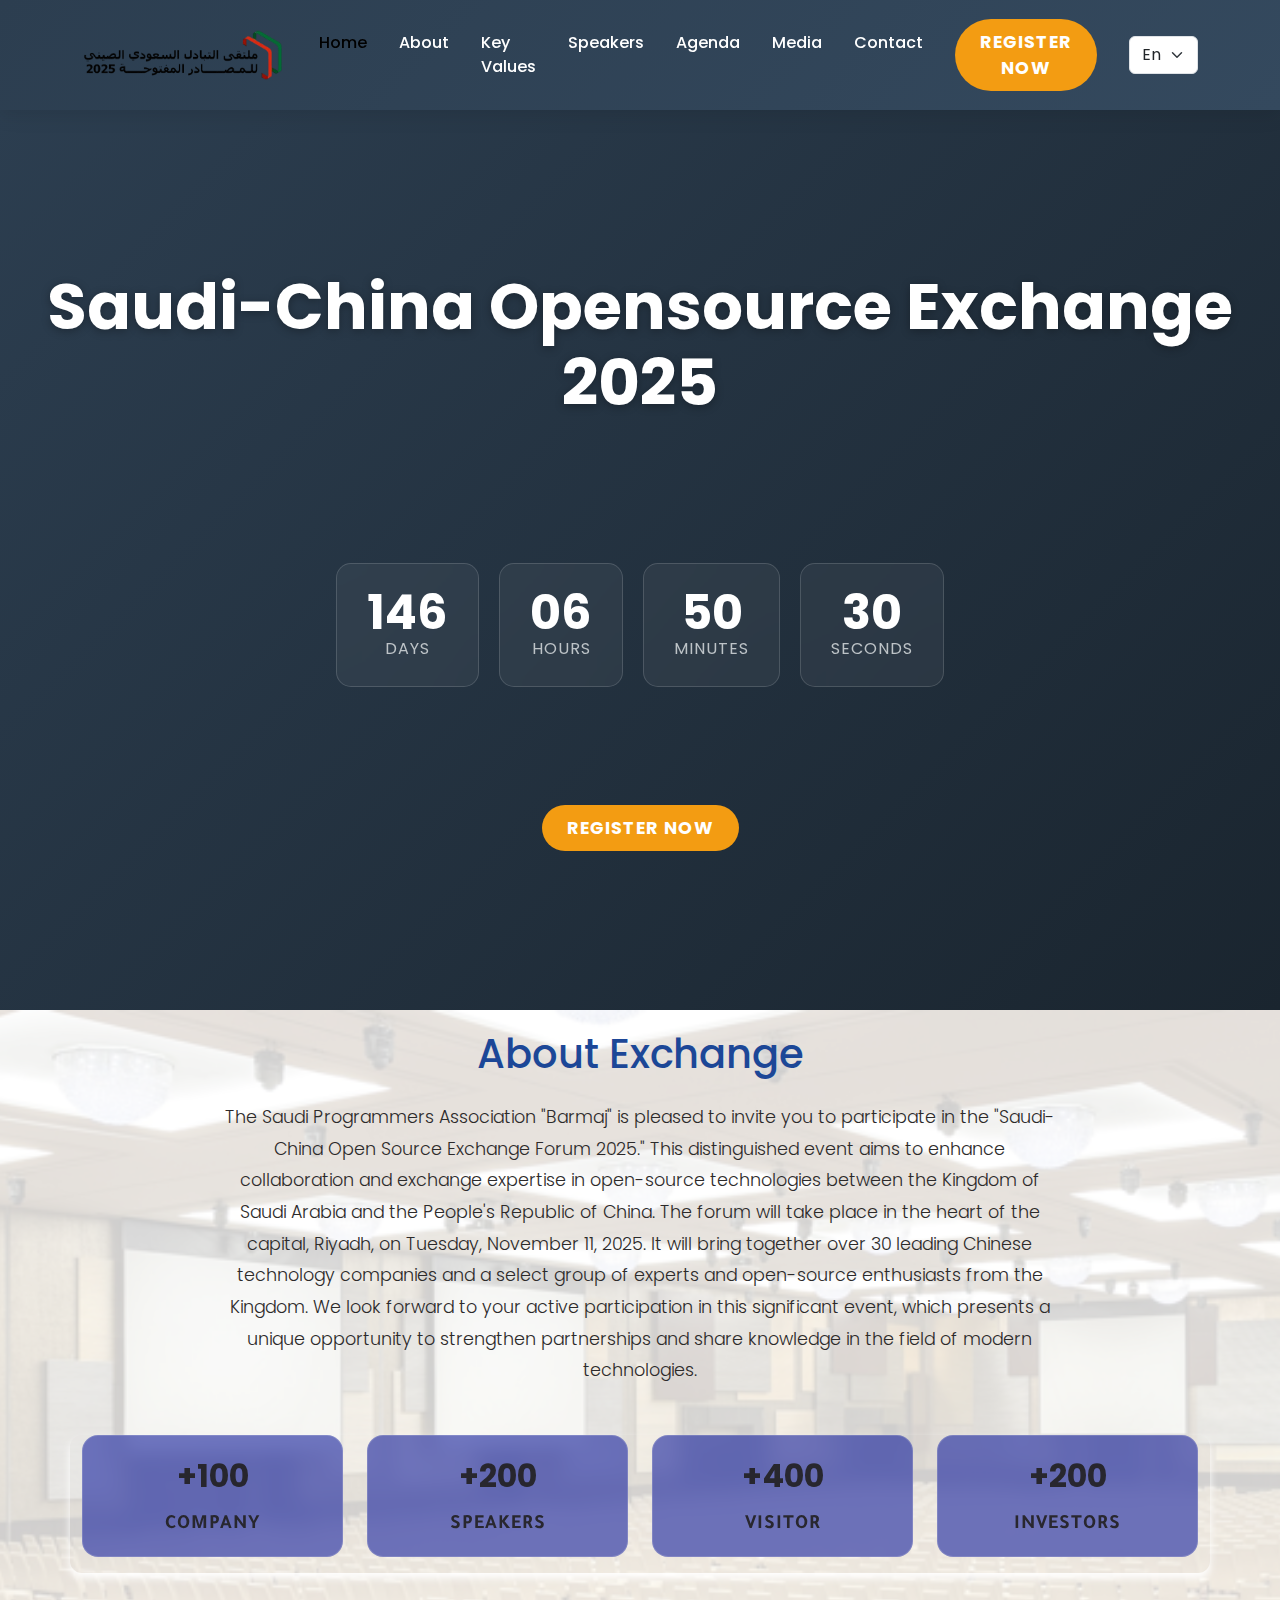
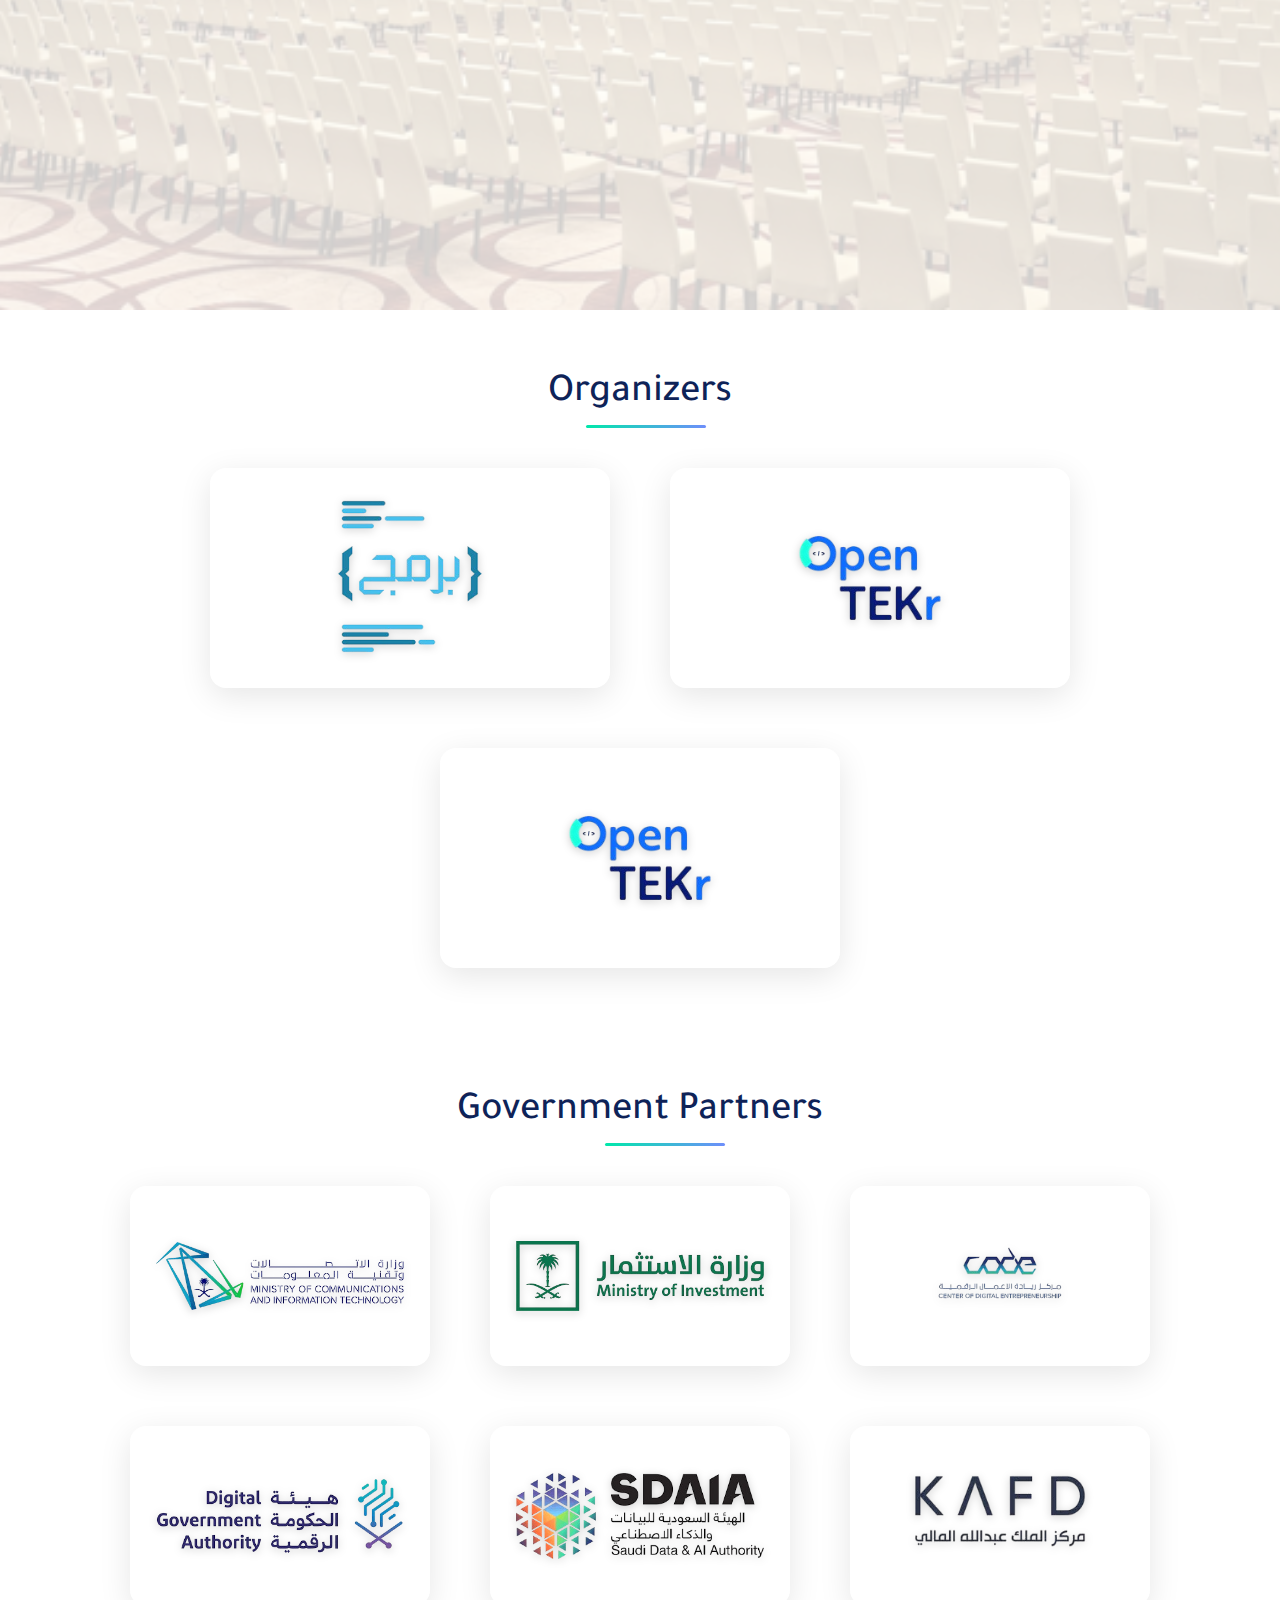
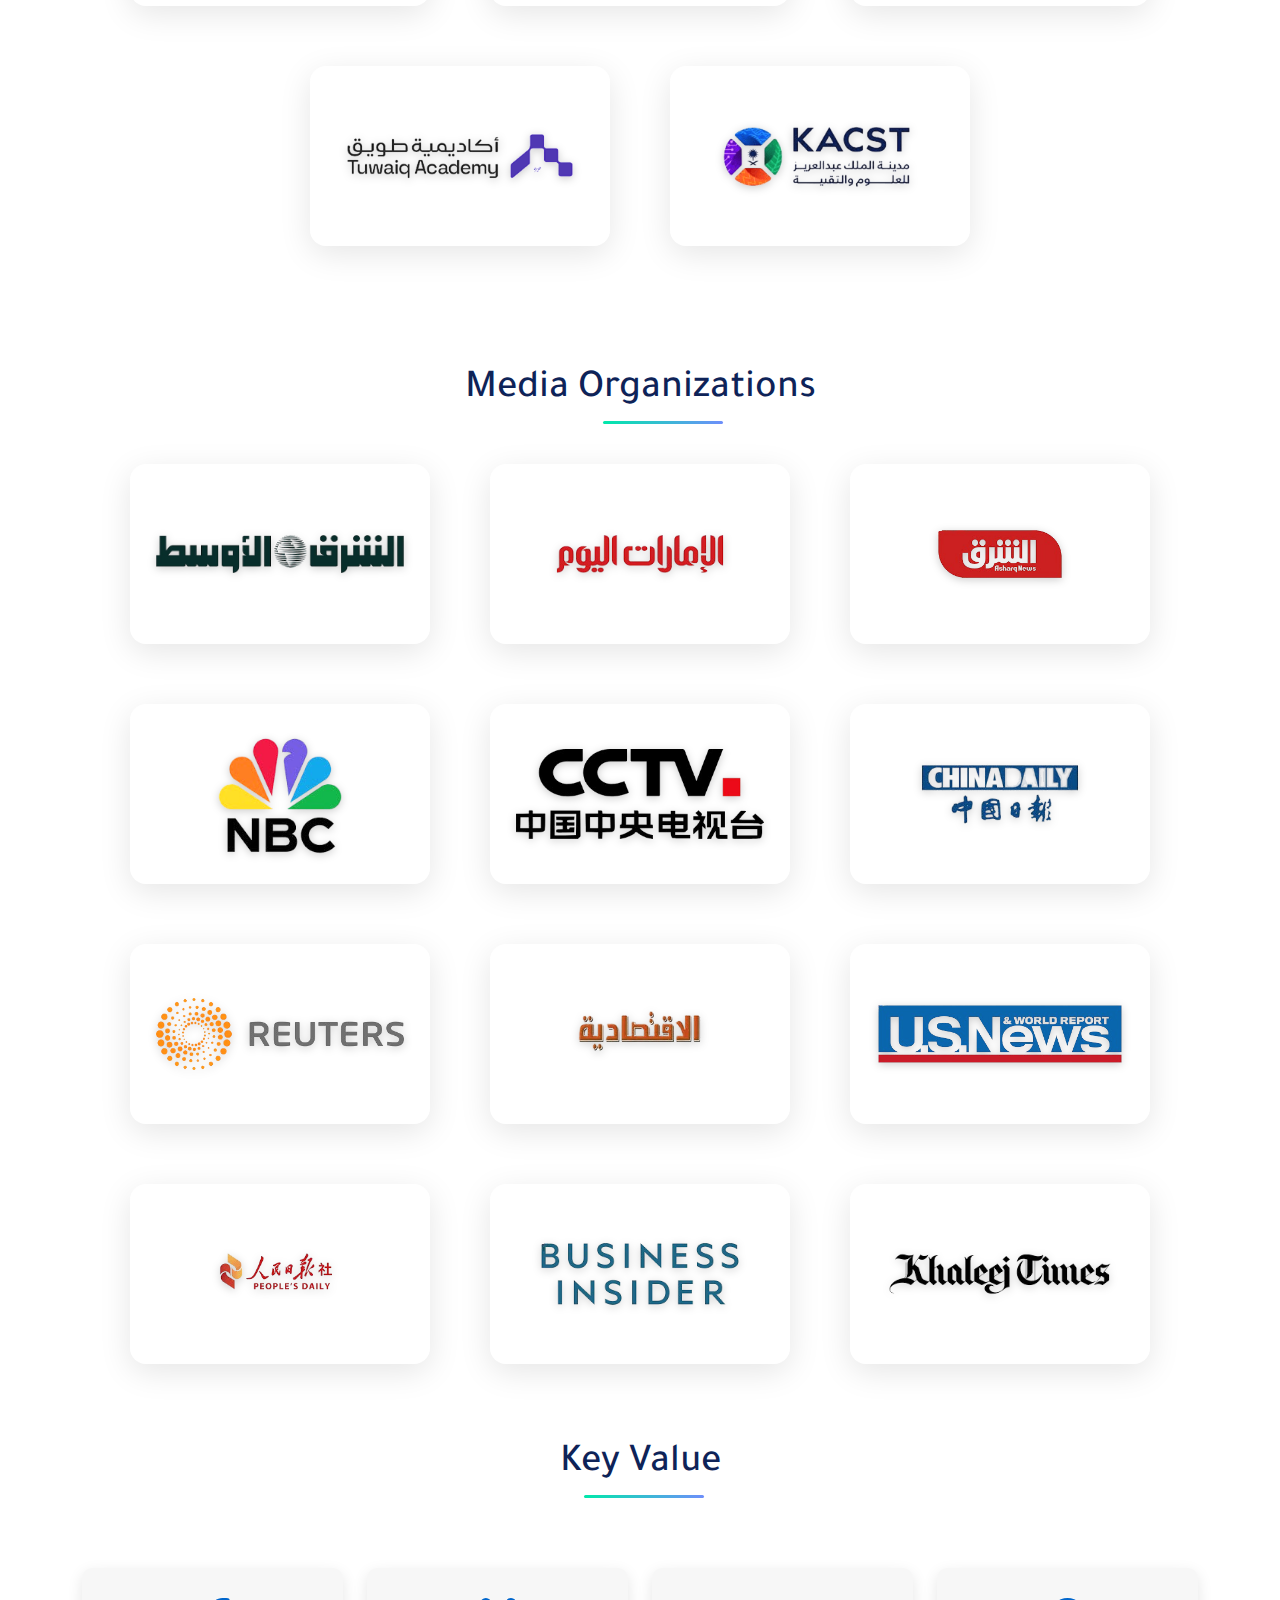
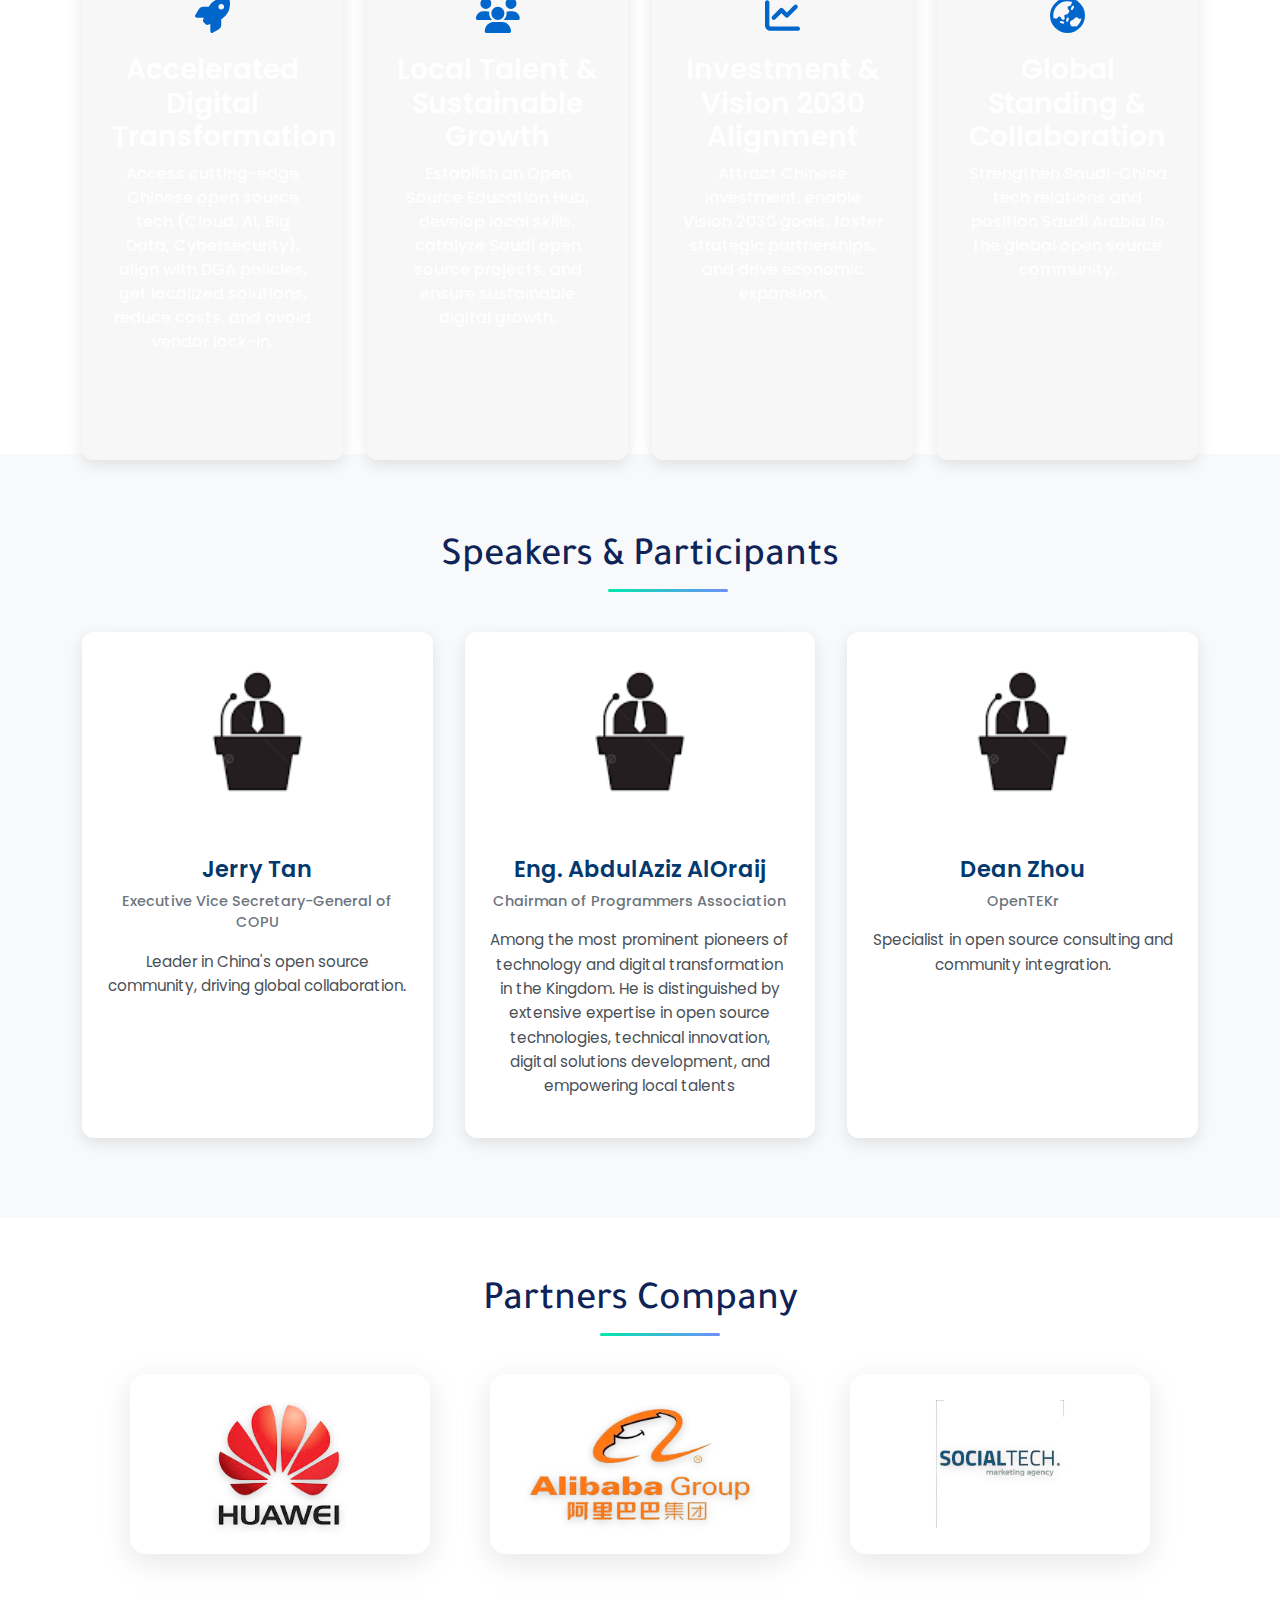
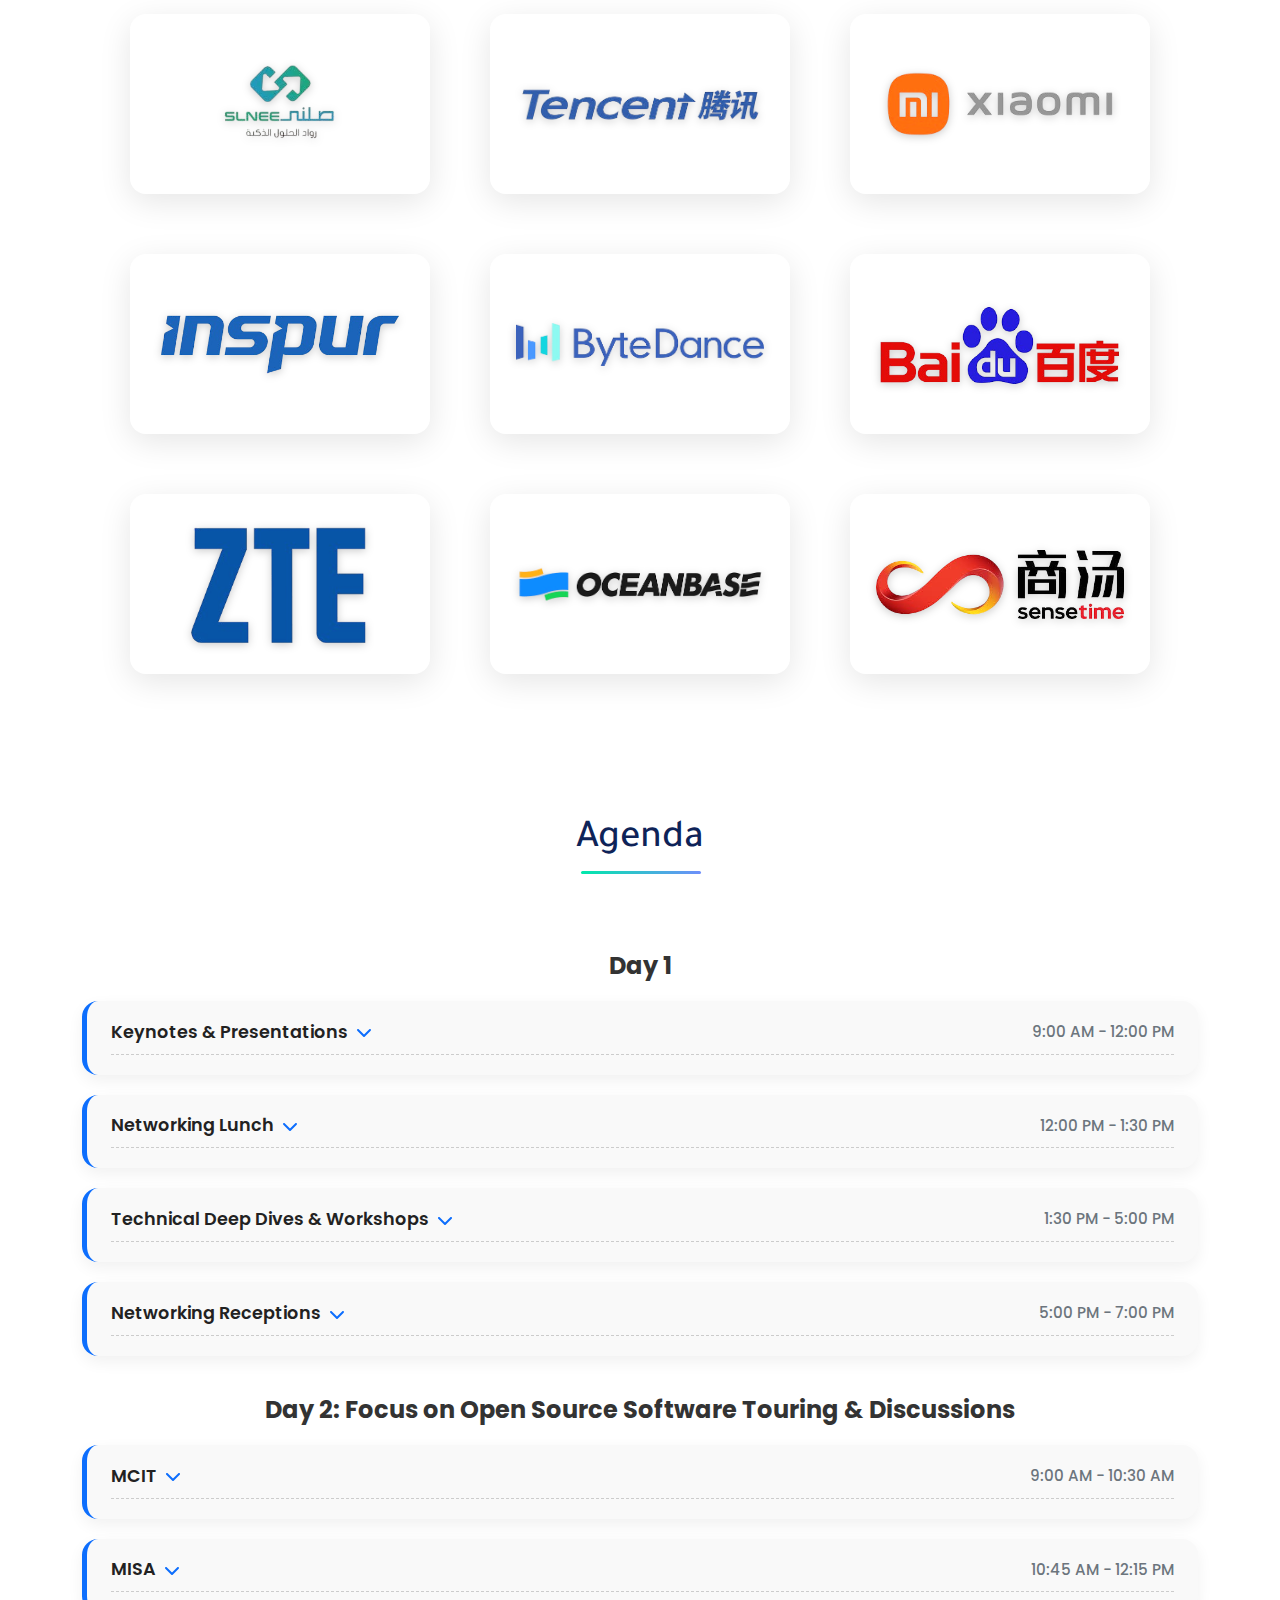
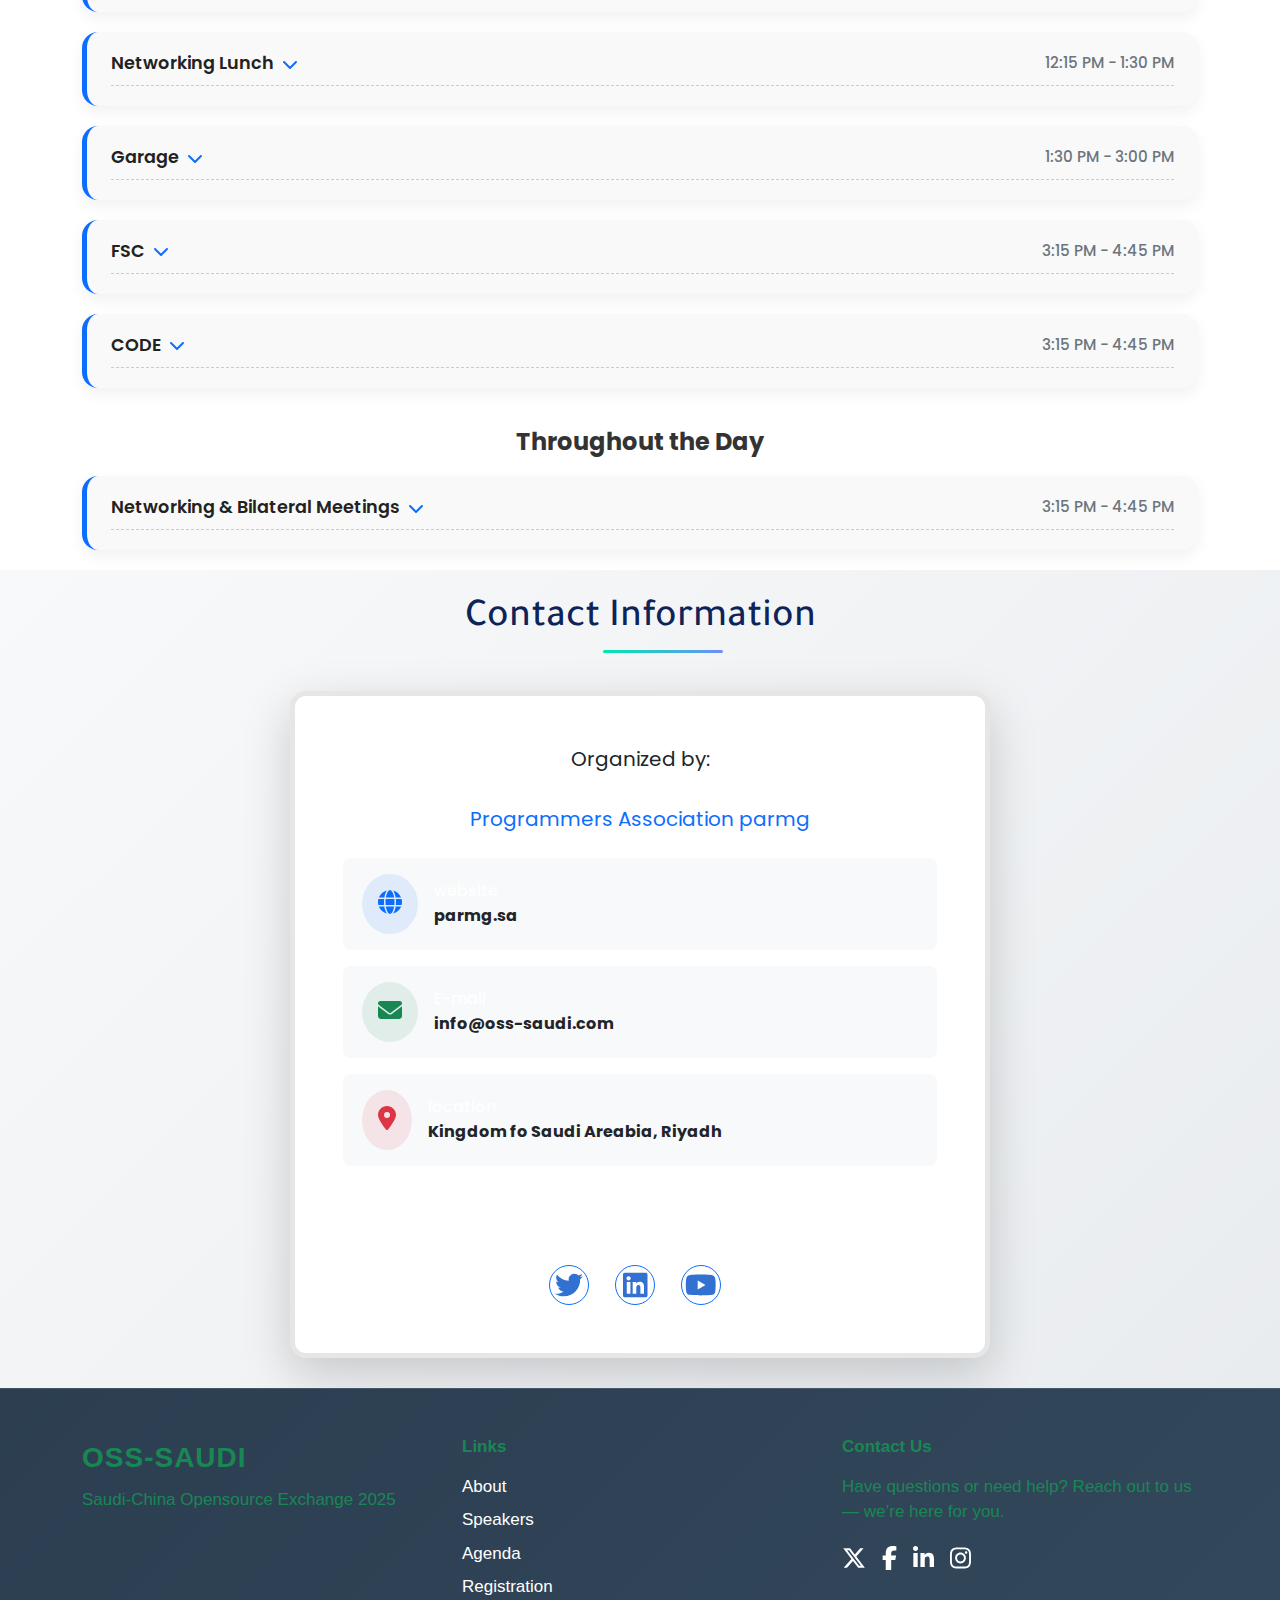
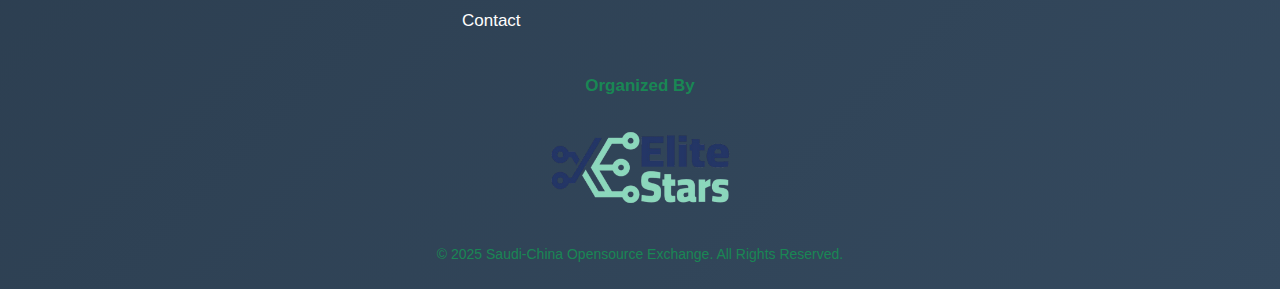
<file: index.html>
<!DOCTYPE html>
<html lang="en">
<head>
    <meta charset="UTF-8">
    <meta name="viewport" content="width=device-width, initial-scale=1.0">
    <title>Saudi-China Opensource Exchange 2025 - </title>
    <link rel="stylesheet" href="css/bootstrap.min.css">
    <link rel="stylesheet" href="css/all.min.css">
    <link rel="stylesheet" href="css/bondi.css">
    <link rel="preconnect" href="https://fonts.googleapis.com">
    <link rel="preconnect" href="https://fonts.gstatic.com" crossorigin>
    <link href="https://fonts.googleapis.com/css2?family=Poppins:ital,wght@0,100;0,200;0,300;0,400;0,500;0,600;0,700;0,800;0,900;1,100;1,200;1,300;1,400;1,500;1,600;1,700;1,800;1,900&family=Roboto:ital,wght@0,100..900;1,100..900&display=swap" rel="stylesheet">
    <link href="https://fonts.googleapis.com/css2?family=Tajawal:wght@400;500;700;900&display=swap" rel="stylesheet">
    
</head>
<body>
   
    
<nav class="navbar navbar-expand-lg sticky-top">
  <div class="container">
  
    <a class="navbar-brand" href="#">
      <img src="photo/لوقو.png" alt="Logo" class="navbar-logo">
    </a>

    <button class="navbar-toggler" type="button" data-bs-toggle="collapse" data-bs-target="#main" aria-controls="main" aria-expanded="false" aria-label="Toggle navigation">
      <i class="fa-solid fa-bars"></i>
    </button>

    <div class="collapse navbar-collapse" id="main">
      <ul class="navbar-nav ms-auto mb-2 mb-lg-0">
        <li class="nav-item">
          <a class="nav-link p-2 p-lg-3 active" data-i18n="home" href="#">Home</a>
        </li>
        <li class="nav-item">
          <a class="nav-link p-2 p-lg-3" data-i18n="about" href="#about">About</a>
        </li>
        <li class="nav-item">
          <a class="nav-link p-2 p-lg-3" data-i18n="key_values" href="#">Key Values</a>
        </li>
        <li class="nav-item">
          <a class="nav-link p-2 p-lg-3" data-i18n="speakers" href="#speakers">Speakers</a>
        </li>
        <li class="nav-item">
          <a class="nav-link p-2 p-lg-3" data-i18n="agenda" href="#agenda">Agenda</a>
        </li>
        <li class="nav-item">
          <a class="nav-link p-2 p-lg-3" data-i18n="media" href="#">Media</a>
        </li>
        <li class="nav-item">
          <a class="nav-link p-2 p-lg-3" data-i18n="contact" href="#contact">Contact</a>
        </li>
      </ul>

      <div class="bt-nav ps-3 pe-3">
        <a class="btn rounded-pill main-btn" data-i18n="register" href="register.html">Register Now</a>
      </div>


      <div class="language-selector ms-3">
        <select class="form-select" onchange="setLanguage(this.value)">
          <option value="en" selected>English</option>
          <option value="ar">العربية</option>
        </select>
      </div>
    </div>
  </div>
</nav>

 <section class="main-pag">
        <div class="main-content mt-3">
            <h1 data-i18n="maintitle">Saudi-China Opensource Exchange 2025</h1>
            <h2 class="p-main" data-i18n="maintitle1">With the participation of over 100 leading tech companies from Saudi Arabia and China</h2>
            
            <div class="countdown-container">
                <div class="time-box">
                    <span id="days" >146</span>
                    <small data-i18n="days">Days</small>
                </div>
                <div class="time-box">
                    <span id="hours" >06</span>
                    <small data-i18n="hours">Hours</small>
                </div>
                <div class="time-box">
                    <span id="minutes" >50</span>
                    <small data-i18n="minutes">Minutes</small>
                </div>
                <div class="time-box">
                    <span id="seconds" >30</span>
                    <small data-i18n="seconds">Seconds</small>
                </div>
            </div>
      
           <h3>
  <i class="fas fa-location-dot text-light "></i>
  <span  data-i18n="mainlocation">The Garage | Riyadh | Saudi Arabia</span>
</h3>

<h3>
  <i class="fas fa-calendar-alt text-light"></i>
  <span data-i18n="date">11th November 2025</span>
</h3>
            <a class="btn main-btn mb-3" href="register.html">Register Now</a>
        </div>
    </section>

    <script>
        // تأثير النافبار عند التمرير
        window.addEventListener('scroll', function() {
            const navbar = document.querySelector('.navbar');
            if (window.scrollY > 50) {
                navbar.classList.add('scrolled');
            } else {
                navbar.classList.remove('scrolled');
            }
        });

       
    </script>

<section id="about">
  <div class="container display-6 display-md-4 display-lg-3">
    <h2 class="main-titlet text-center " data-i18n="aboutus">
      About Exchange
    </h2>
  </div>

  <div class="col-lg-8 mx-auto text-center">
    <p class="p-about mb-4 mt-4 text-center" data-i18n="textabout">
      The Saudi Programmers Association "Barmaj" is pleased to invite you to participate in the
      "Saudi-China Open Source Exchange Forum 2025." This distinguished event aims to enhance
      collaboration and exchange expertise in open-source technologies between the Kingdom of Saudi
      Arabia and the People's Republic of China.

      The forum will take place in the heart of the capital, Riyadh, on Tuesday, November 11, 2025.
      It will bring together over 30 leading Chinese technology companies and a select group of
      experts and open-source enthusiasts from the Kingdom.

      We look forward to your active participation in this significant event, which presents a
      unique opportunity to strengthen partnerships and share knowledge in the field of modern
      technologies.
    </p>
  </div>

  <!-- start Strategic Sponsors -->
  <div class="container visitor-info mt-5 text-light">
    <div class="row g-4 justify-content-center text-center ">
      <div class="col-6 col-md-3 mb-3">
        <div class="counter-continar p-3">
          <div class="number fs-2 fw-bold counter " data-target="100">+100</div>
          <div class="company fs-5 fw-bold" data-i18n="company">company</div>
        </div>
      </div>
      <div class="col-6 col-md-3 mb-3">
        <div class="counter-continar p-3">
          <div class="number fs-2 fw-bold counter " data-target="200">+200</div>
          <div class="company fs-5 fw-bold" data-i18n="speakers">Speakers</div>
        </div>
      </div>
      <div class="col-6 col-md-3 mb-3">
        <div class="counter-continar p-3">
          <div class="number fs-2 fw-bold counter  " data-target="400">+400</div>
          <div class="company fs-5 fw-bold" data-i18n="visitor">Visitor</div>
        </div>
      </div>
      <div class="col-6 col-md-3 mb-3">
        <div class="counter-continar p-3">
          <div class="number fs-2 fw-bold counter " data-target="200">+200</div>
          <div class="company fs-5 fw-bold" data-i18n="investors">Investors</div>
        </div>
      </div>
    </div>
  </div>
</section>

<!-- end Strategic Sponsors -->










<!-- start  Sponsors -->


  
<!-- end  Sponsors -->








 </div>
<!--start Organizer -->
<div class="organizers-section">
  <h2 class="section-title "  data-i18n="Or">Organizers</h2>
  
  <div class="organizers-gallery">
  
    <div class="logo-card1">
      <img src="photo/برمج.png" class="organizer-logo">
    </div>
    
 
    <div class="logo-card1">
      <img src="photo/opentek-removebg-preview.png"  class="organizer-logo">
    </div>

     <div class="logo-card1">
      <img src="photo/opentek-removebg-preview.png"  class="organizer-logo">
    </div>

    
   
  </div>
</div>



<!--end Organizer -->

<section>
  <div class="organizers-section">
  <h2 class="section-title" data-i18n="government">Government Partners</h2>

      <div class="organizers-gallery">
  
    <div class="logo-card">
      <img src="photo/وزارة_الاتصالات.png" class="organizer-logo">
    </div>

    <div class="logo-card">
      <img src="photo/وزارة الاستثمار.png" class="organizer-logo">
    </div>

     <div class="logo-card">
      <img src="photo/مركز ريادة الاعمال.png" class="organizer-logo">
    </div>

     <div class="logo-card">
      <img src="photo/هيئة_الحوكمة_الرقمية.png" class="organizer-logo">
    </div>

    <div class="logo-card">
      <img src="photo/سدايا.png" class="organizer-logo">
    </div>

     <div class="logo-card">
      <img src="photo/kafd.png" class="organizer-logo">
    </div>
    
     <div class="logo-card">
      <img src="photo/طويق.png" class="organizer-logo">
    </div>

    <div class="logo-card">
      <img src="photo/مدينة الملك عبدالعزيز.png" class="organizer-logo">
    </div>

    
      </div>

  </div>
</section>













<section>
  <div class="organizers-section">
  <h2 class="section-title" data-i18n="mediaor">Media Organizations</h2>

      <div class="organizers-gallery">
  
    <div class="logo-card">
      <img src="photo/الشرق_الاوسط.png" class="organizer-logo">
    </div>

    <div class="logo-card">
      <img src="photo/الامارات_اليوم.png" class="organizer-logo">
    </div>

     <div class="logo-card">
      <img src="photo/الشرق (2).png" class="organizer-logo">
    </div>

     <div class="logo-card">
      <img src="photo/nbc-removebg-preview.png" class="organizer-logo">
    </div>

    <div class="logo-card">
      <img src="photo/cctv (2).png" class="organizer-logo">
    </div>

     <div class="logo-card">
      <img src="photo/china-daily.png" class="organizer-logo">
    </div>

    <div class="logo-card">
      <img src="photo/reuters (2).png" class="organizer-logo">
    </div>
    
    <div class="logo-card">
      <img src="photo/الاقتصادية.png" class="organizer-logo">
    </div>
    
     <div class="logo-card">
      <img src="photo/us_news.png" class="organizer-logo">
    </div>

    <div class="logo-card">
      <img src="photo/peoples_daily.png" class="organizer-logo">
    </div>

    <div class="logo-card">
      <img src="photo/insider (2).png" class="organizer-logo">
    </div>
  <div class="logo-card">
      <img src="photo/times.png" class="organizer-logo">
    </div>
  

      </div>

  </div>
</section>



  <section id="value">
    
  <div class="container text-center mt-3"> 
    <div class="title-about">
      <h2 class="section-title" data-i18n="key">Key Value</h2>
    </div>

    <div class="row">
      <div class="col-md-6 col-lg-3 mb-4">
        <div class="value-card">
          <div class="value-icon">
            <i class="fas fa-rocket"></i>
          </div>
          <div>
            <h3 data-i18n="Accelerated">Accelerated Digital Transformation</h3>
          </div>
          <div>
            <p id="p-value" data-i18n="Acceleratedtext">Access cutting-edge Chinese open source tech (Cloud, AI, Big Data, Cybersecurity), align with DGA policies, get localized solutions, reduce costs, and avoid vendor lock-in.</p>
          </div>
        </div>
      </div>

      <div class="col-md-6 col-lg-3 mb-4">
        <div class="value-card">
          <div class="value-icon">
            <i class="fas fa-users"></i>
          </div>
          <div>
            <h3 data-i18n="local">Local Talent & Sustainable Growth</h3>
          </div>
          <div>
            <p id="p-value" data-i18n="localtext" >Establish an Open Source Education Hub, develop local skills, catalyze Saudi open source projects, and ensure sustainable digital growth.</p>
          </div>
        </div>
      </div>

      <div class="col-md-6 col-lg-3 mb-4">
        <div class="value-card">
          <div class="value-icon">
            <i class="fas fa-chart-line"></i>
          </div>
          <div>
            <h3 data-i18n="investment">Investment & Vision 2030 Alignment</h3>
          </div>
          <div>
            <p id="p-value" data-i18n="investmenttext">Attract Chinese investment, enable Vision 2030 goals, foster strategic partnerships, and drive economic expansion.</p>
          </div>
        </div>
      </div>
    

      <div class="col-md-6 col-lg-3 mb-4">
        <div class="value-card">
          <div class="value-icon">
            <i class="fas fa-globe-asia"></i>
          </div>
          <div>
            <h3 data-i18n="global">Global Standing & Collaboration</h3>
          </div>
          <div>
            <p id="p-value" data-i18n="globaltext">Strengthen Saudi-China tech relations and position Saudi Arabia in the global open source community.</p>
          </div>
        </div>
      </div>
    </div> 
  </div> 
  </section>

<section class="speakers-section text-center">
  <div class="container">
    <h2 class="section-title" data-i18n="speakers1">Speakers & Participants</h2>
    
    <div class="speakers-grid">
      <!-- Speaker 1 -->
      <div class="speaker-card">
        <div class="speaker-image">
          <img src="photo/متحدث.png" alt="Speaker">
        </div>
        <div class="speaker-details">
          <h3 data-i18n="name1">Jerry Tan</h3>
          <p class="position" data-i18n="position1">Executive Vice Secretary-General of COPU</p>
          <p class="bio" data-i18n="work">Leader in China's open source community, driving global collaboration.</p>
        </div>
      </div>
      
      <!-- Speaker 2 -->
      <div class="speaker-card">
        <div class="speaker-image">
          <img src="photo/متحدث.png" alt="Speaker">
        </div>
        <div class="speaker-details">
          <h3 data-i18n="name2">Eng. AbdulAziz AlOraij</h3>
          <p class="position" data-i18n="position2">Chairman of Programmers Association</p>
          <p class="bio" data-i18n="work2">Among the most prominent pioneers of technology and digital transformation in the Kingdom. He is distinguished by extensive expertise in open source technologies, technical innovation, digital solutions development, and empowering local talents</p>
        </div>
      </div>
      
      <!-- Speaker 3 -->
      <div class="speaker-card">
        <div class="speaker-image">
          <img src="photo/متحدث.png" alt="Speaker">
        </div>
        <div class="speaker-details">
          <h3 data-i18n="name3">Dean Zhou</h3>
          <p class="position" data-i18n="position3">OpenTEKr</p>
          <p class="bio" data-i18n="work3">Specialist in open source consulting and community integration.</p>
        </div>
      </div>
    </div>
  </div>
</section>


<section>
  <div class="organizers-section">
  <h2 class="section-title mb-5" data-i18n="partners">Partners Company</h2>

      <div class="organizers-gallery">
  
    <div class="logo-card">
      <img src="photo/huawei.png" class="organizer-logo">
    </div>

    <div class="logo-card">
      <img src="photo/alibaba.png" class="organizer-logo">
    </div>

     <div class="logo-card">
      <img src="photo/tech.png" class="organizer-logo">
    </div>

     <div class="logo-card">
      <img src="photo/صلني.png" class="organizer-logo">
    </div>

    <div class="logo-card">
      <img src="photo/tencent-.png" class="organizer-logo" >
    </div>

     <div class="logo-card">
      <img src="photo/xia.png" class="organizer-logo">
    </div>

    <div class="logo-card">
      <img src="photo/inspur (2).png" class="organizer-logo">
    </div>


    <div class="logo-card">
      <img src="photo/byt.png" class="organizer-logo">
    </div>


    <div class="logo-card">
      <img src="photo/baidu.png" class="organizer-logo">
    </div>
  
    <div class="logo-card">
      <img src="photo/zte-.png" class="organizer-logo">
    </div>

    <div class="logo-card">
      <img src="photo/oce.png" class="organizer-logo">
    </div>

    <div class="logo-card">
      <img src="photo/sense.png" class="organizer-logo">
    </div>


  
  
  
  

      </div>
  </div>
 <h3 class="many-more text-center mb-5" data-i18n="more1">and many more...</h3>

</section>


















<section class="event-schedule text-center" id="agenda">
  <div class="container">
    <h2 class="section-title mb-5" data-i18n="agenda">Agenda</h2>

    <div class="schedule-day">
      <h3 data-i18n="day1">Day 1</h3>
    </div>

    <!-- Day 1 Cards -->
    <div class="card-schedule">
      <div class="item-headr d-flex justify-content-between align-items-center">
        <div class="d-flex align-items-center">
          <h4 class="mb-0" data-i18n="title1">Keynotes & Presentations</h4>
          <i class="fas fa-chevron-down toggle-icon ms-2"></i>
        </div>
        <span class="schedule-time mb-0" dir="ltr">9:00 AM - 12:00 PM</span>
      </div>
      <div class="schedule-content">
        <p data-i18n="sccontact1">Opening remarks and keynote presentations from industry leaders and government officials.</p>
      </div>
    </div>

    <div class="card-schedule">
      <div class="item-headr d-flex justify-content-between align-items-center">
        <div class="d-flex align-items-center">
          <h4 class="mb-0" data-i18n="title2">Networking Lunch</h4>
          <i class="fas fa-chevron-down toggle-icon ms-2"></i>
        </div>
        <span class="schedule-time mb-0" dir="ltr">12:00 PM - 1:30 PM</span>
      </div>
      <div class="schedule-content">
        <p data-i18n="sccontact2">Connect with speakers, participants, and industry leaders over lunch.</p>
      </div>
    </div>

    <div class="card-schedule">
      <div class="item-headr d-flex justify-content-between align-items-center">
        <div class="d-flex align-items-center">
          <h4 class="mb-0" data-i18n="title3">Technical Deep Dives & Workshops</h4>
          <i class="fas fa-chevron-down toggle-icon ms-2"></i>
        </div>
        <span class="schedule-time mb-0" dir="ltr">1:30 PM - 5:00 PM</span>
      </div>
      <div class="schedule-content">
        <p data-i18n="sccontact3">Hands-on workshops and technical presentations on various open source technologies.</p>
      </div>
    </div>

    <div class="card-schedule">
      <div class="item-headr d-flex justify-content-between align-items-center">
        <div class="d-flex align-items-center">
          <h4 class="mb-0" data-i18n="title4">Networking Receptions</h4>
          <i class="fas fa-chevron-down toggle-icon ms-2"></i>
        </div>
        <span class="schedule-time mb-0" dir="ltr">5:00 PM - 7:00 PM</span>
      </div>
      <div class="schedule-content">
        <p data-i18n="sccontact4">Evening reception with refreshments and opportunities for further networking.</p>
      </div>
    </div>

    <!-- Day 2 -->
    <div class="schedule-day">
      <h3 data-i18n="day2">Day 2: Focus on Open Source Software Touring & Discussions</h3>
    </div>

    <div class="card-schedule">
      <div class="item-headr d-flex justify-content-between align-items-center">
        <div class="d-flex align-items-center">
          <h4 class="mb-0" data-i18n="title5">MCIT</h4>
          <i class="fas fa-chevron-down toggle-icon ms-2"></i>
        </div>
        <span class="schedule-time mb-0" dir="ltr">9:00 AM - 10:30 AM</span>
      </div>
      <div class="schedule-content">
        <p data-i18n="sccontact5">Ministry of Communications and Information Technology of Saudi Arabia</p>
        <strong data-i18n="highli">Highlights:</strong>
        <div data-i18n="hisub1">Foreign investment in the ICT sector.</div>
      </div>
    </div>

    <div class="card-schedule">
      <div class="item-headr d-flex justify-content-between align-items-center">
        <div class="d-flex align-items-center">
          <h4 class="mb-0" data-i18n="title6">MISA</h4>
          <i class="fas fa-chevron-down toggle-icon ms-2"></i>
        </div>
        <span class="schedule-time mb-0" dir="ltr">10:45 AM - 12:15 PM</span>
      </div>
      <div class="schedule-content">
        <p data-i18n="sccontact6">Ministry of Investment for Saudi Arabia (MISA)</p>
        <strong data-i18n="highli">Highlights:</strong>
        <div data-i18n="hisub2">Updated Investment Law</div>
      </div>
    </div>

    <div class="card-schedule">
      <div class="item-headr d-flex justify-content-between align-items-center">
        <div class="d-flex align-items-center">
          <h4 class="mb-0" data-i18n="title7">Networking Lunch</h4>
          <i class="fas fa-chevron-down toggle-icon ms-2"></i>
        </div>
        <span class="schedule-time mb-0" dir="ltr">12:15 PM - 1:30 PM</span>
      </div>
      <div class="schedule-content">
        <p data-i18n="sccontact7">Connect with speakers, participants, and industry leaders over lunch.</p>
      </div>
    </div>

    <div class="card-schedule">
      <div class="item-headr d-flex justify-content-between align-items-center">
        <div class="d-flex align-items-center">
          <h4 class="mb-0" data-i18n="title8">Garage</h4>
          <i class="fas fa-chevron-down toggle-icon ms-2"></i>
        </div>
        <span class="schedule-time mb-0" dir="ltr">1:30 PM - 3:00 PM</span>
      </div>
      <div class="schedule-content">
        <p data-i18n="sccontact8">Innovation And Entrepreneurship</p>
        <strong data-i18n="highli">Highlights:</strong>
        <div data-i18n="hisub3">Garage is the new startup district that focuses on local and international startups, scouting and inviting them to join The Garage’s programs and events.</div>
      </div>
    </div>

    <div class="card-schedule">
      <div class="item-headr d-flex justify-content-between align-items-center">
        <div class="d-flex align-items-center">
          <h4 class="mb-0" data-i18n="title9">FSC</h4>
          <i class="fas fa-chevron-down toggle-icon ms-2"></i>
        </div>
        <span class="schedule-time mb-0" dir="ltr">3:15 PM - 4:45 PM</span>
      </div>
      <div class="schedule-content">
        <p data-i18n="sccontact9">Federation of Saudi Chambers</p>
        <strong data-i18n="highli">Highlights:</strong>
        <div data-i18n="hisub4">The National Committee for Information and Communications Technology at the Council of Saudi Chambers</div>
      </div>
    </div>

    <div class="card-schedule">
      <div class="item-headr d-flex justify-content-between align-items-center">
        <div class="d-flex align-items-center">
          <h4 class="mb-0" data-i18n="title10">CODE</h4>
          <i class="fas fa-chevron-down toggle-icon ms-2"></i>
        </div>
        <span class="schedule-time mb-0" dir="ltr">3:15 PM - 4:45 PM</span>
      </div>
      <div class="schedule-content">
        <p data-i18n="sccontact10">Center for Digital Entrepreneurship</p>
        <strong data-i18n="highli">Highlights:</strong>
        <div data-i18n="hisub5">Premium Residency is a type of residency in Saudi Arabia designed to attract and retain talents, professionals, investors, and entrepreneurs</div>
      </div>
    </div>

    <div class="schedule-day">
      <h3 data-i18n="Throughout">Throughout the Day</h3>
    </div>

    <div class="card-schedule">
      <div class="item-headr d-flex justify-content-between align-items-center">
        <div class="d-flex align-items-center">
          <h4 class="mb-0" data-i18n="title11">Networking & Bilateral Meetings</h4>
          <i class="fas fa-chevron-down toggle-icon ms-2"></i>
        </div>
        <span class="schedule-time mb-0" dir="ltr">3:15 PM - 4:45 PM</span>
      </div>
      <div class="schedule-content">
        <p data-i18n="sccontact11">Networking & Bilateral Meetings</p>
        <strong data-i18n="highli">Highlights:</strong>
        <div data-i18n="hisub6">Opportunities for attendees from Saudi Arabia and China to connect, discuss future cooperation, investment, innovation, and business development.</div>
      </div>
    </div>

  </div> <!-- end container -->
</section>

<script>
document.addEventListener('DOMContentLoaded', () => {
  const animateCounters = (entries, observer) => {
    entries.forEach(entry => {
      if (entry.isIntersecting) {
        const counters = entry.target.querySelectorAll('.counter');
        const duration = 2000;
        
        counters.forEach(counter => {
          const target = +counter.getAttribute('data-target');
          let current = 0;
          const increment = target / (duration / 16);

          const updateCounter = () => {
            current += increment;
            if (current < target) {
              counter.textContent = `+${Math.floor(current)}`;
              requestAnimationFrame(updateCounter);
            } else {
              counter.textContent = `+${target}`;
              // إضافة تأثير عند الانتهاء
              counter.classList.add('counter-complete');
            }
          };

          updateCounter();
        });
        
        observer.unobserve(entry.target);
      }
    });
  };

  const observer = new IntersectionObserver(animateCounters, {
    threshold: 0.5
  });

  observer.observe(document.querySelector('.visitor-info'));
});
</script>










<!-- <section class="py-5 bg-white">
    <div class="container">
      

      <div class="main-update  rounded shadow-sm p-4  ">
          <h2 class="main-titlet mb-5" data-i18n="mediat">Media & Updates</h2>
        <p class="alert alert-success mb-3 text-center" role="alert">
  <span data-i18n="mediat1">Stay informed about the latest news and announcements regarding the</span>
  <br>
  <strong data-i18n="mediat2">2025 Saudi-China Open Source Exchange</strong>
</p>


        <div class="alert alert-success mb-4 text-center" role="alert" data-i18n="mediat3">
          News articles and updates will be posted here as they become available. Please check back regularly.
        </div>

        <p class="mb-3 fw-semibold text-center" data-i18n="share">Share this event:</p>

        <div class="social-icon d-flex justify-content-center gap-4">
          <a href="https://twitter.com/intent/tweet?url=http://oss-saudi.com/" target="_blank" class="social-icon text-decoration-none">
            <i class="fab fa-twitter"></i>
          </a>
          <a href="https://api.whatsapp.com/send?text=http://oss-saudi.com/" target="_blank" class="social-icon text-decoration-none">
            <i class="fab fa-whatsapp"></i>
          </a>
          <a href="https://www.linkedin.com/sharing/share-offsite/?url=http://oss-saudi.com/" target="_blank" class="social-icon text-decoration-none">
            <i class="fab fa-linkedin"></i>
          </a>
          <a href="https://www.facebook.com/sharer/sharer.php?u=http://oss-saudi.com/" target="_blank" class="social-icon text-decoration-none">
            <i class="fab fa-facebook"></i>
          </a>
        </div>
      </div>
    </div>
   
  </section> -->
 
  <!-- <section id="Registration">
  <div class="container mt-4 main-update">
    <h2 class="section-title mb-5" data-i18n="registration">Registration</h2>

    <section class="registration-section d-flex justify-content-center align-items-center">
      <div class="registration-card p-4 bg-white shadow rounded text-center">
        <h3 class="mb-3" data-i18n="registrationtext" >Secure your spot at the 2025 Saudi-China Open Source Exchange.</h3>
        <p class="mb-4" data-i18n="registrationtext1" >Registration will open soon. Sign up to be notified when registration begins.</p>
        <button class="btn btn-primary register-btn mt-3" data-i18n="register">Register</button>
      </div>
    </section>
  </div>
</section>

 -->
<section class="contact-section text-center">
  <div class="container">
    <h2 class="section-title mb-5" data-i18n="contacttitl">Contact Information</h2>
    
    <div class="contact-card bg-white rounded-4 shadow-lg p-4 p-md-5 mx-auto" style="max-width: 700px;">
      <div class="text-center mb-4">
       
        <p class="lead mb-0">
          <strong class="text-dark mb-5" data-i18n="organized_by" >Organized by: <br><br></strong>
          <strong class="text-primary" data-i18n="organized_conect">Programmers Association parmg</strong> 
      
        </p>
      </div>

      <div class="contact-methods">
        <!-- الموقع الإلكتروني -->
        <div class="contact-item d-flex align-items-center p-3 mb-3 bg-light rounded-3">
          <div class="contact-icon bg-primary bg-opacity-10 p-3 rounded-circle me-3">
            <i class="fas fa-globe text-primary fs-4 p "></i>
          </div>
          <div>
            <h6 class="mb-1" data-i18n="website">website</h6>
            <a href="https://parmg.sa/" target="_blank" class="text-decoration-none text-dark fw-bold ">  parmg.sa</a>
          </div>
        </div>

        <!-- البريد الإلكتروني -->
        <div class="contact-item d-flex align-items-center p-3 mb-3 bg-light rounded-3">
          <div class="contact-icon bg-success bg-opacity-10 p-3 rounded-circle me-3">
            <i class="fas fa-envelope text-success fs-4"></i>
          </div>
          <div>
            <h6 class="mb-1" data-i18n="email">E-mail</h6>
            <a href="mailto:info@oss-saudi.com" class="text-decoration-none text-dark fw-bold ">info@oss-saudi.com</a>
          </div>
        </div>

        <!-- الموقع -->
        <div class="contact-item d-flex  align-items-center p-3 bg-light rounded-3">
          <div class="contact-icon bg-danger bg-opacity-10 p-3 rounded-circle me-3">
            <i class="fas fa-map-marker-alt text-danger fs-4"></i>
          </div>
          <div>
            <h6 class="mb-1" data-i18n="location">location</h6>
            <p class="mb-0 text-dark fw-bold">Kingdom fo Saudi Areabia, Riyadh</p>
          </div>
        </div>
      </div>

      <!-- وسائل التواصل الاجتماعي -->
      <div class="social-media text-center mt-5 pt-3">
        <h6 class="mb-3" data-i18n="follow_us">Follow us</h6>
        <div class="d-flex justify-content-center gap-3">
          <a href="https://x.com/parmg_sa" class="social-icon btn btn-outline-primary btn-icon rounded-circle">
            <i class="fab fa-twitter"></i>
          </a>
          <a href="https://sa.linkedin.com/company/parmg" class="social-icon btn btn-outline-primary btn-icon rounded-circle">
            <i class="fab fa-linkedin"></i>
          </a>
          <a href="https://www.youtube.com/parmg_sa" class="social-icon btn btn-outline-primary btn-icon rounded-circle">
            <i class="fab fa-youtube"></i>
          </a>
        </div>
      </div>
    </div>
  </div>
</section>














<!-- Footer Section -->
<div class="footer  pt-5 pb-4">
  <div class="container">
    <div class="row">

      <!-- Logo & Description -->
      <div class="col-md-6 col-lg-4 mb-4">
        <div class="title-footer fw-bold fs-3 mb-2 text-success">OSS-SAUDI</div>
        <p class="small text-success" data-i18n="os">Saudi-China Opensource Exchange 2025</p>
        
        
      </div>

      <!-- Quick Links -->
      <div class="col-md-6 col-lg-4 mb-4">
        <h5 class="fw-semibold mb-3 text-success" data-i18n="links">Links</h5>
        <ul class="list-unstyled">
          <li><a href="#about" data-i18n="about">About</a></li>
          <li><a href="#speakers" data-i18n="speakers">Speakers</a></li>
          <li><a href="#agenda"  data-i18n="agenda">Agenda</a></li>
          <li><a href="#Registration" data-i18n="register">Registration</a></li>
          <li><a href="#contact"  data-i18n="contact">Contact</a></li>
        </ul>
      </div>

      <!-- Contact Info & Social -->
      <div class="col-md-6 col-lg-4 mb-4">
        <h5 class="fw-semibold mb-3 text-success" data-i18n="contactus">Contact Us</h5>
        <p class="small mb-3 text-success" data-i18n="qu">Have questions or need help? Reach out to us — we’re here for you.</p>
        <ul class="icon-connect d-flex gap-3 list-unstyled">
          <li><a href="#"><i class="fa-brands fa-x-twitter"></i></a></li>
          <li><a href="#"><i class="fa-brands fa-facebook-f"></i></a></li>
          <li><a href="#"><i class="fa-brands fa-linkedin-in"></i></a></li>
          <li><a href="#"><i class="fa-brands fa-instagram"></i></a></li>
        </ul>
      </div>

    </div>
    <p class="text-success text-center"><strong>Organized By</strong></p>
    <img   class="img-footer"   src="photo/elit logo.png" alt="">

    <div class="right text-center mt-4 small text-success" data-i18n="Rights">
      &copy; 2025 Saudi-China Opensource Exchange. All Rights Reserved.
    </div>
  </div>
</div>


  
<script src="js/bootstrap.bundle.min.js"></script>

    <script src="js/all.min.js"></script>
    <script>
  document.addEventListener("DOMContentLoaded", function () {
    const headers = document.querySelectorAll(".item-headr");

    headers.forEach(header => {
      header.addEventListener("click", function () {
        const content = this.nextElementSibling;

        // غلق جميع العناصر الأخرى (اختياري)
        document.querySelectorAll(".schedule-content").forEach(el => {
          if (el !== content) el.style.display = "none";
        });

        // فتح / إغلاق العنصر الحالي
        if (content.style.display === "block") {
          content.style.display = "none";
        } else {
          content.style.display = "block";
        }
      });
    });

    // إغلاق جميع الشرحات في البداية
    document.querySelectorAll(".schedule-content").forEach(el => {
      el.style.display = "none";
    });
  });
</script>

    <script src="https://cdn.jsdelivr.net/npm/bootstrap@5.3.0/dist/js/bootstrap.bundle.min.js"></script>
    <script>
  const eventDate = new Date("Nov 11, 2025 09:00:00").getTime();

  function updateCountdown() {
    const now = new Date().getTime();
    const distance = eventDate - now;

    if (distance <= 0) {
      clearInterval(countdownFn);
      document.getElementById("countdown").innerHTML = "<h3 class='text-light'>The event has started!</h3>";
      return;
    }

    const days = Math.floor(distance / (1000 * 60 * 60 * 24));
    const hours = Math.floor((distance % (1000 * 60 * 60 * 24)) / (1000 * 60 * 60));
    const minutes = Math.floor((distance % (1000 * 60 * 60)) / (1000 * 60));
    const seconds = Math.floor((distance % (1000 * 60)) / 1000);

    document.getElementById("days").innerText = days.toString().padStart(2, '0');
    document.getElementById("hours").innerText = hours.toString().padStart(2, '0');
    document.getElementById("minutes").innerText = minutes.toString().padStart(2, '0');
    document.getElementById("seconds").innerText = seconds.toString().padStart(2, '0');
  }

  updateCountdown();

  const countdownFn = setInterval(updateCountdown, 1000);
</script>







<script src="js/secribt.js"></script>


</body>


</body>
</html>
</body>
</html>
</file>
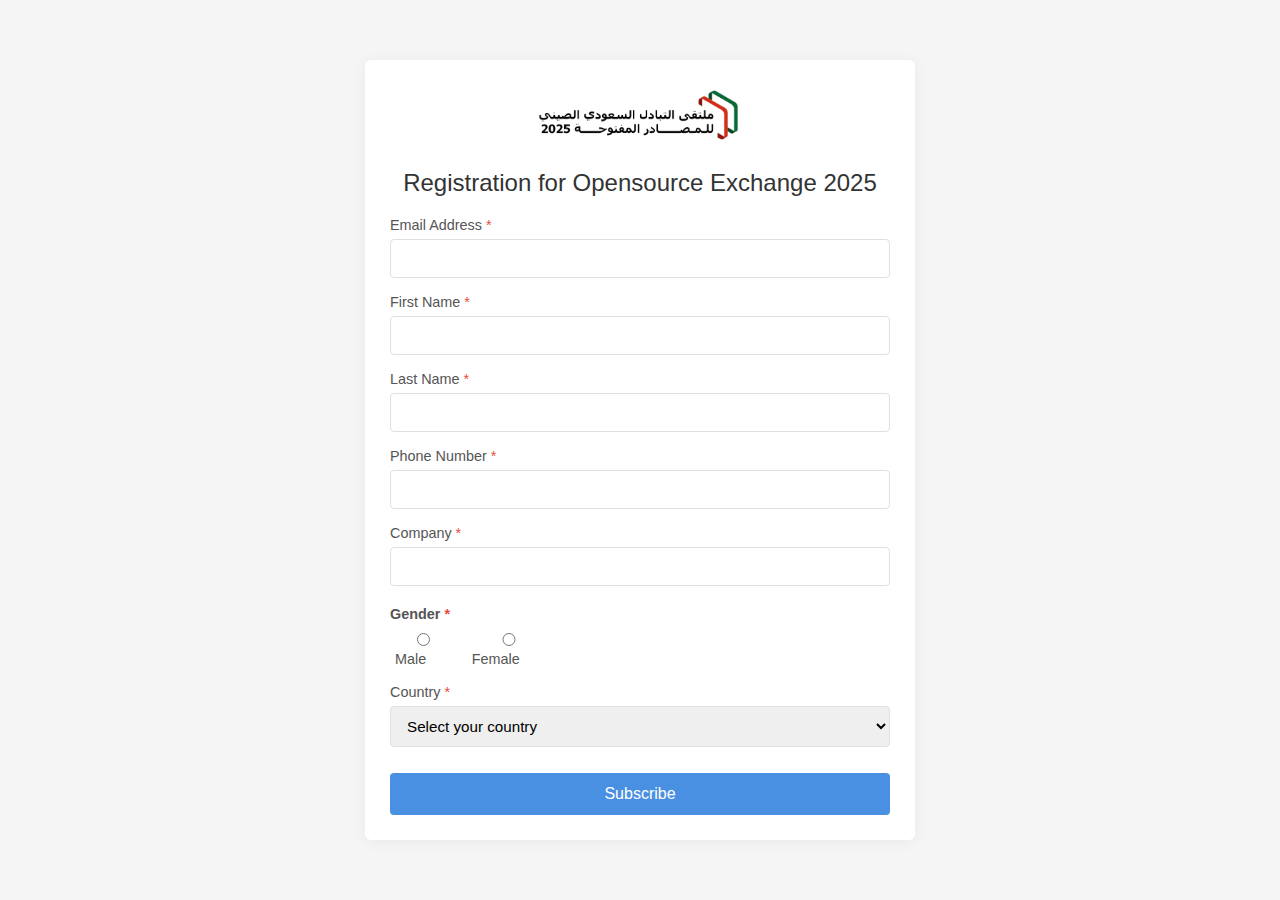
<file: register.html>
<!DOCTYPE html>
<html lang="en">
<head>
  <meta charset="UTF-8" />
  <meta name="viewport" content="width=device-width, initial-scale=1.0"/>
  <title>Registration Form</title>

  <!-- Mailchimp CSS -->
  <link href="//cdn-images.mailchimp.com/embedcode/classic-061523.css" rel="stylesheet" type="text/css">
  
  <style>
    body {
      margin: 0;
      background-color: #f5f5f5;
      font-family: 'Helvetica Neue', Arial, sans-serif;
    }

    #mc_embed_shell {
      display: flex;
      justify-content: center;
      align-items: center;
      padding: 40px 15px;
      min-height: 100vh;
      box-sizing: border-box;
      background-color: #f5f5f5;
    }

    #mc_embed_signup {
      background: #fff;
      font: 16px 'Helvetica Neue', Arial, sans-serif;
      max-width: 500px;
      width: 100%;
      padding: 25px;
      border-radius: 6px;
      box-shadow: 0 2px 15px rgba(0,0,0,0.05);
    }

    #mc_embed_signup .logo-container {
      text-align: center;
      margin-bottom: 20px;
    }

    #mc_embed_signup .logo-container img {
      max-height: 60px;
      width: auto;
      height: auto;
    }

    #mc_embed_signup h2 {
      text-align: center;
      color: #333;
      margin: 0 0 20px;
      font-weight: 500;
      font-size: 1.5em;
    }

    #mc_embed_signup .mc-field-group {
      margin-bottom: 16px;
    }

    #mc_embed_signup label {
      display: block;
      margin-bottom: 6px;
      color: #555;
      font-size: 0.9em;
    }

    #mc_embed_signup .required-field::after {
      content: " *";
      color: #e74c3c;
    }

    #mc_embed_signup input,
    #mc_embed_signup select {
      width: 100%;
      padding: 10px 12px;
      border: 1px solid #e0e0e0;
      border-radius: 4px;
      box-sizing: border-box;
      font-size: 0.95em;
      transition: border 0.2s;
    }

    #mc_embed_signup input:focus,
    #mc_embed_signup select:focus {
      border-color: #4a90e2;
      outline: none;
    }

    #mc_embed_signup .button {
      background: #4a90e2;
      color: white;
      border: none;
      padding: 12px;
      font-size: 1em;
      border-radius: 4px;
      cursor: pointer;
      width: 100%;
      transition: background 0.2s;
      margin-top: 10px;
    }

    #mc_embed_signup .button:hover {
      background: #3a7bc8;
    }

    #mc_embed_signup .mc-field-group.input-group {
      margin-top: 20px;
    }

    #mc_embed_signup .mc-field-group.input-group strong {
      display: block;
      margin-bottom: 8px;
      color: #555;
      font-size: 0.9em;
    }

    #mc_embed_signup .mc-field-group.input-group ul {
      list-style: none;
      padding: 0;
      margin: 0;
    }

    #mc_embed_signup .mc-field-group.input-group li {
      display: inline-block;
      margin-right: 15px;
    }

    #mc_embed_signup .mc-field-group.input-group label {
      display: inline;
      margin-left: 5px;
    }

    /* Responsive adjustments */
    @media screen and (max-width: 768px) {
      #mc_embed_signup {
        width: 100% !important;
        padding: 20px !important;
      }

      #mc_embed_signup .mc-field-group.input-group li {
        display: block;
        margin-bottom: 10px;
      }

      #mc_embed_signup h2 {
        font-size: 1.3em;
        line-height: 1.4;
      }

      #mc_embed_signup .logo-container img {
        max-height: 45px;
      }
    }

    @media screen and (max-width: 480px) {
      #mc_embed_signup input,
      #mc_embed_signup select {
        font-size: 1em;
        padding: 10px;
      }

      #mc_embed_signup .button {
        padding: 10px;
        font-size: 1em;
      }

      #mc_embed_signup label {
        font-size: 0.85em;
      }

      #mc_embed_signup h2 {
        font-size: 1.1em;
      }

      #mc_embed_signup .logo-container img {
        max-height: 40px;
      }
    }
  </style>
</head>
<body>

<div id="mc_embed_shell">
  <div id="mc_embed_signup">
    <div class="logo-container">
      <img src="photo/لوقو.png" alt="Company Logo">
    </div>

    <form action="https://gmail.us1.list-manage.com/subscribe/post?u=eb7adc9e2a2cb01b5692eec7b&amp;id=ff79ed3252&amp;f_id=00eac6e1f0" method="post" id="mc-embedded-subscribe-form" name="mc-embedded-subscribe-form" class="validate" target="_blank">
      <div id="mc_embed_signup_scroll">
        <h2>Registration for Opensource Exchange 2025</h2>

        <div class="mc-field-group">
          <label for="mce-EMAIL" class="required-field">Email Address</label>
          <input type="email" name="EMAIL" id="mce-EMAIL" required>
        </div>

        <div class="mc-field-group">
          <label for="mce-FNAME" class="required-field">First Name</label>
          <input type="text" name="FNAME" id="mce-FNAME" required>
        </div>

        <div class="mc-field-group">
          <label for="mce-LNAME" class="required-field">Last Name</label>
          <input type="text" name="LNAME" id="mce-LNAME" required>
        </div>

        <div class="mc-field-group">
          <label for="mce-PHONE" class="required-field">Phone Number</label>
          <input type="text" name="PHONE" id="mce-PHONE" required>
        </div>

        <div class="mc-field-group">
          <label for="mce-COMPANY" class="required-field">Company</label>
          <input type="text" name="COMPANY" id="mce-COMPANY" required>
        </div>

        <div class="mc-field-group input-group">
          <strong class="required-field">Gender</strong>
          <ul>
            <li><input type="radio" name="MMERGE3" id="mce-MMERGE30" value="Male" required><label for="mce-MMERGE30">Male</label></li>
            <li><input type="radio" name="MMERGE3" id="mce-MMERGE31" value="Female" required><label for="mce-MMERGE31">Female</label></li>
          </ul>
        </div>

        <div class="mc-field-group">
          <label for="mce-MMERGE7" class="required-field">Country</label>
          <select name="MMERGE7" id="mce-MMERGE7" required>
           <option value="">Select your country</option>
<option value="Afghanistan">Afghanistan</option>
<option value="Albania">Albania</option>
<option value="Algeria">Algeria</option>
<option value="Andorra">Andorra</option>
<option value="Angola">Angola</option>
<option value="Argentina">Argentina</option>
<option value="Armenia">Armenia</option>
<option value="Australia">Australia</option>
<option value="Austria">Austria</option>
<option value="Azerbaijan">Azerbaijan</option>
<option value="Bahamas">Bahamas</option>
<option value="Bahrain">Bahrain</option>
<option value="Bangladesh">Bangladesh</option>
<option value="Barbados">Barbados</option>
<option value="Belarus">Belarus</option>
<option value="Belgium">Belgium</option>
<option value="Belize">Belize</option>
<option value="Benin">Benin</option>
<option value="Bhutan">Bhutan</option>
<option value="Bolivia">Bolivia</option>
<option value="Bosnia and Herzegovina">Bosnia and Herzegovina</option>
<option value="Botswana">Botswana</option>
<option value="Brazil">Brazil</option>
<option value="Brunei Darussalam">Brunei Darussalam</option>
<option value="Bulgaria">Bulgaria</option>
<option value="Burkina Faso">Burkina Faso</option>
<option value="Burundi">Burundi</option>
<option value="Cambodia">Cambodia</option>
<option value="Cameroon">Cameroon</option>
<option value="Canada">Canada</option>
<option value="Cape Verde">Cape Verde</option>
<option value="Central African Republic">Central African Republic</option>
<option value="Chad">Chad</option>
<option value="Chile">Chile</option>
<option value="China">China</option>
<option value="Colombia">Colombia</option>
<option value="Comoros">Comoros</option>
<option value="Congo">Congo</option>
<option value="Costa Rica">Costa Rica</option>
<option value="Croatia">Croatia</option>
<option value="Cuba">Cuba</option>
<option value="Cyprus">Cyprus</option>
<option value="Czech Republic">Czech Republic</option>
<option value="Denmark">Denmark</option>
<option value="Djibouti">Djibouti</option>
<option value="Dominica">Dominica</option>
<option value="Dominican Republic">Dominican Republic</option>
<option value="Ecuador">Ecuador</option>
<option value="Egypt">Egypt</option>
<option value="El Salvador">El Salvador</option>
<option value="Equatorial Guinea">Equatorial Guinea</option>
<option value="Eritrea">Eritrea</option>
<option value="Estonia">Estonia</option>
<option value="Ethiopia">Ethiopia</option>
<option value="Fiji">Fiji</option>
<option value="Finland">Finland</option>
<option value="France">France</option>
<option value="Gabon">Gabon</option>
<option value="Gambia">Gambia</option>
<option value="Georgia">Georgia</option>
<option value="Germany">Germany</option>
<option value="Ghana">Ghana</option>
<option value="Greece">Greece</option>
<option value="Grenada">Grenada</option>
<option value="Guatemala">Guatemala</option>
<option value="Guinea">Guinea</option>
<option value="Guinea-Bissau">Guinea-Bissau</option>
<option value="Guyana">Guyana</option>
<option value="Haiti">Haiti</option>
<option value="Honduras">Honduras</option>
<option value="Hungary">Hungary</option>
<option value="Iceland">Iceland</option>
<option value="India">India</option>
<option value="Indonesia">Indonesia</option>
<option value="Iran">Iran, Islamic Republic of</option>
<option value="Iraq">Iraq</option>
<option value="Ireland">Ireland</option>
<option value="Israel">Israel</option>
<option value="Italy">Italy</option>
<option value="Jamaica">Jamaica</option>
<option value="Japan">Japan</option>
<option value="Jordan">Jordan</option>
<option value="Kazakhstan">Kazakhstan</option>
<option value="Kenya">Kenya</option>
<option value="Kuwait">Kuwait</option>
<option value="Kyrgyzstan">Kyrgyzstan</option>
<option value="Lebanon">Lebanon</option>
<option value="Liberia">Liberia</option>
<option value="Libya">Libya</option>
<option value="Luxembourg">Luxembourg</option>
<option value="Madagascar">Madagascar</option>
<option value="Malawi">Malawi</option>
<option value="Malaysia">Malaysia</option>
<option value="Maldives">Maldives</option>
<option value="Mali">Mali</option>
<option value="Malta">Malta</option>
<option value="Mauritania">Mauritania</option>
<option value="Mauritius">Mauritius</option>
<option value="Mexico">Mexico</option>
<option value="Moldova">Moldova, Republic of</option>
<option value="Monaco">Monaco</option>
<option value="Mongolia">Mongolia</option>
<option value="Montenegro">Montenegro</option>
<option value="Morocco">Morocco</option>
<option value="Mozambique">Mozambique</option>
<option value="Myanmar">Myanmar</option>
<option value="Namibia">Namibia</option>
<option value="Nepal">Nepal</option>
<option value="Netherlands">Netherlands</option>
<option value="New Zealand">New Zealand</option>
<option value="Nicaragua">Nicaragua</option>
<option value="Niger">Niger</option>
<option value="Nigeria">Nigeria</option>
<option value="Norway">Norway</option>
<option value="Oman">Oman</option>
<option value="Pakistan">Pakistan</option>
<option value="Panama">Panama</option>
<option value="Papua New Guinea">Papua New Guinea</option>
<option value="Paraguay">Paraguay</option>
<option value="Peru">Peru</option>
<option value="Philippines">Philippines</option>
<option value="Poland">Poland</option>
<option value="Portugal">Portugal</option>
<option value="Qatar">Qatar</option>
<option value="Romania">Romania</option>
<option value="Russia">Russian Federation</option>
<option value="Rwanda">Rwanda</option>
<option value="Saudi Arabia">Saudi Arabia</option>
<option value="Senegal">Senegal</option>
<option value="Serbia">Serbia</option>
<option value="Seychelles">Seychelles</option>
<option value="Singapore">Singapore</option>
<option value="Slovakia">Slovakia</option>
<option value="Slovenia">Slovenia</option>
<option value="South Africa">South Africa</option>
<option value="Spain">Spain</option>
<option value="Sri Lanka">Sri Lanka</option>
<option value="Sudan">Sudan</option>
<option value="Sweden">Sweden</option>
<option value="Switzerland">Switzerland</option>
<option value="Syrian Arab Republic">Syria</option>
<option value="Tunisia">Tunisia</option>
<option value="Turkey">Turkey</option>
<option value="Ukraine">Ukraine</option>
<option value="United Arab Emirates">United Arab Emirates</option>
<option value="United Kingdom">United Kingdom</option>
<option value="United States">United States</option>
<option value="Uruguay">Uruguay</option>
<option value="Uzbekistan">Uzbekistan</option>
<option value="Venezuela">Venezuela</option>
<option value="Vietnam">Vietnam</option>
<option value="Yemen">Yemen</option>
<option value="Zambia">Zambia</option>
<option value="Zimbabwe">Zimbabwe</option>

            <!-- يمكنك إضافة أو إزالة الدول حسب الحاجة -->
          </select>
        </div>

        <div id="mce-responses" class="clear foot">
          <div class="response" id="mce-error-response" style="display:none"></div>
          <div class="response" id="mce-success-response" style="display:none"></div>
        </div>

        <div aria-hidden="true" style="position:absolute; left:-5000px;">
          <input type="text" name="b_eb7adc9e2a2cb01b5692eec7b_ff79ed3252" tabindex="-1" value="">
        </div>

        <div class="optionalParent">
          <div class="clear foot">
            <input type="submit" name="subscribe" id="mc-embedded-subscribe" class="button" value="Subscribe">
          </div>
        </div>
      </div>
    </form>
  </div>
</div>

<!-- Mailchimp Validation -->
<script type="text/javascript" src="//s3.amazonaws.com/downloads.mailchimp.com/js/mc-validate.js"></script>
<script>
  (function($) {
    window.fnames = new Array(); 
    window.ftypes = new Array();
    fnames[0]='EMAIL';ftypes[0]='email';
    fnames[1]='FNAME';ftypes[1]='text';
    fnames[2]='LNAME';ftypes[2]='text';
    fnames[4]='PHONE';ftypes[4]='phone';
    fnames[6]='COMPANY';ftypes[6]='text';
    fnames[3]='MMERGE3';ftypes[3]='radio';
    fnames[7]='MMERGE7';ftypes[7]='dropdown';
  }(jQuery));
  var $mcj = jQuery.noConflict(true);
</script>

</body>
</html>
</file>
<file: css/bondi.css>
body{
    font-family: "Roboto",sans-serif;
    height: 100%;
    margin: 0;
    overflow-x: hidden;
    
}
html[dir="rtl"] {
  font-family: 'Tajawal', sans-serif;
}

html[dir="ltr"] {
  font-family: 'Poppins', sans-serif; 
}


/* start nav */
:root {
    --primary-color: #2C3E50;              /* كحلي أنيق */
    --secondary-color: #34495E;            /* رمادي أزرق داكن */
    --accent-color: #F39C12;               /* ذهبي فاخر */
    --dark-color: #1A252F;                 /* داكن عميق */
    --text-light: #FFFFFF;
    --text-muted: #BDC3C7;
    --shadow-color: rgba(0, 0, 0, 0.1);
}

body {
    margin: 0;
    padding: 0;
    font-family: 'Poppins', sans-serif;
    overflow-x: hidden;
    
    color: var(--text-light);
}

/* === شريط التنقل === */
.navbar {
    background: linear-gradient(135deg, var(--primary-color), var(--secondary-color));
    box-shadow: 0 4px 20px var(--shadow-color);
    padding: 15px 0;
    transition: all 0.3s ease;
    color: var(--text-light);
}

.navbar.scrolled {
    padding: 10px 0;
    background: rgba(44, 62, 80, 0.95);
    backdrop-filter: blur(10px);
}

.navbar-brand img {
    height: 60px;
    transition: all 0.3s ease;
}

.navbar-brand img:hover {
    transform: scale(1.05);
}

.nav-link {
    position: relative;
    font-weight: 500;
    color: var(--text-light);
}

.nav-link::after {
    content: '';
    position: absolute;
    width: 0;
    height: 2px;
    bottom: 5px;
    left: 0;
    background-color: var(--accent-color);
    transition: width 0.3s ease;
}

.nav-link:hover::after {
    width: 100%;
}

/* === الصفحة الرئيسية === */
.main-pag {
    min-height: 100vh;
    background: linear-gradient(135deg, var(--primary-color), var(--dark-color));
    display: flex;
    align-items: center;
    justify-content: center;
    position: relative;
    overflow: hidden;
    text-align: center;
    padding: 60px 20px;
}

.main-content {
    max-width: 1200px;
    margin: 0 auto;
    z-index: 2;
}

.main-pag h1 {
    font-size: 4rem;
    font-weight: 700;
    margin-bottom: 1.5rem;
    line-height: 1.2;
    text-shadow: 0 2px 10px rgba(0, 0, 0, 0.3);
    animation: fadeInUp 1s ease;
}

.p-main {
    font-size: 1.5rem;
    margin-bottom: 2rem;
    max-width: 800px;
    line-height: 1.6;
    animation: fadeInUp 1s ease 0.2s forwards;
    opacity: 0;
}

.main-pag h3 {
    font-size: 1.2rem;
    margin-bottom: 1rem;
    display: flex;
    align-items: center;
    gap: 10px;
    animation: fadeInUp 1s ease 0.4s forwards;
    opacity: 0;
    font-weight: 400;
}

.com {
    font-size: 2rem;
    font-weight: 600;
    margin-top: 3rem;
    animation: pulse 2s infinite;
    text-align: center;
}

/* === زر التسجيل === */
.main-btn {
    background: var(--accent-color);
    color: var(--text-light) !important;
    border: none;
    padding: 12px 30px;
    font-size: 1.1rem;
    font-weight: 600;
    border-radius: 50px;
    transition: all 0.3s ease;
    display: inline-block;
    text-transform: uppercase;
    letter-spacing: 1px;
}

.main-btn:hover {
    background: #e67e22;
    transform: translateY(-3px);
    box-shadow: 0 10px 20px rgba(243, 156, 18, 0.3);
}

/* === العد التنازلي === */
#countdown-section {
    padding: 80px 0;
    background: rgba(26, 37, 47, 0.95);
    position: relative;
}

#countdown-section::before {
    content: '';
    position: absolute;
    top: 0;
    left: 0;
    right: 0;
    bottom: 0;
    background: url('../photo/لوقو.jpg') center/cover no-repeat;
    opacity: 0.1;
    z-index: -1;
    mix-blend-mode: multiply;
}

.countdown-container {
    display: flex;
    justify-content: center;
    gap: 20px;
    flex-wrap: wrap;
    margin: 40px 0;
}

.time-box {
    background: rgba(255, 255, 255, 0.05);
    backdrop-filter: blur(10px);
    border-radius: 15px;
    padding: 25px 30px;
    min-width: 120px;
    text-align: center;
    transition: all 0.3s ease;
    border: 1px solid rgba(255, 255, 255, 0.15);
}

.time-box:hover {
    transform: translateY(-10px);
    background: rgba(243, 156, 18, 0.1);
    box-shadow: 0 10px 25px rgba(0, 0, 0, 0.2);
    border-color: var(--accent-color);
}

.time-box span {
    font-size: 3rem;
    font-weight: 700;
    color: var(--text-light);
    display: block;
    line-height: 1;
}

.time-box small {
    font-size: 1rem;
    color: var(--text-muted);
    text-transform: uppercase;
    letter-spacing: 1px;
}

/* === أيقونات مع النص === */
.icon-text-container {
    display: flex;
    align-items: center;
    gap: 8px;
}

.icon {
    font-size: 1em;
    display: inline-flex;
    color: var(--accent-color);
}



        /* تأثيرات الحركة */
        @keyframes fadeInUp {
            from {
                opacity: 0;
                transform: translateY(20px);
            }
            to {
                opacity: 1;
                transform: translateY(0);
            }
        }

        @keyframes pulse {
            0% { transform: scale(1); }
            50% { transform: scale(1.05); }
            100% { transform: scale(1); }
        }

        /* زر التسجيل */
        .main-btn {
            background: var(--accent-color);
            color: white;
            border: none;
            padding: 12px 30px;
            font-size: 1.1rem;
            font-weight: 600;
            border-radius: 50px;
            transition: all 0.3s ease;
            display: inline-block;
            text-transform: uppercase;
            letter-spacing: 1px;
        }

        .main-btn:hover {
            background: #c46e11;
            transform: translateY(-3px);
            box-shadow: 0 10px 20px rgba(0, 232, 170, 0.3);
        }

        /* التكيف مع الشاشات الصغيرة */
        @media (max-width: 768px) {
            .main-pag h1 {
                font-size: 2.5rem;
            }
            
            .p-main {
                font-size: 1.2rem;
            }
            
            .countdown-container {
                gap: 10px;
            }
            
            .time-box {
                padding: 15px;
                min-width: 80px;
            }
            
            .time-box span {
                font-size: 2rem;
            }}


/* end count */
/* start Organizer */
.organizers-section {
    padding: 60px 20px;
    text-align: center;
    position: relative;
    overflow: visible;
  }


  
  .section-title {
   
    color: #0e2358;
    font-family: 'Tajawal', sans-serif;
    font-size: 2.5rem;
    margin-bottom: 50px;
    display: inline-block;
    position: relative;
  }

  .section-title::after {
    content: "";
    position: absolute;
    bottom: -10px;
    left: 60%;
    transform: translateX(-60%);
    width: 120px;
    height: 3px;
    background: linear-gradient(to right, #00e8aa, #6e8efb);
    border-radius: 3px;
  }

  
  .organizers-gallery {
    display: flex;
    justify-content: center;
    flex-wrap: wrap;
    gap: 60px;
    max-width: 2000px;
    
  }

.logo-card1 {
    width: 400px;
    height: 220px;
    display: flex;
    align-items: center;
    justify-content: center;
    padding: 25px;
    background: rgba(255, 255, 255, 0.05);
    border-radius: 16px;
    backdrop-filter: blur(8px);
    border: 1px solid rgba(255, 255, 255, 0.1);
    transition: all 0.4s cubic-bezier(0.175, 0.885, 0.32, 1.275);
    box-shadow: 0 8px 32px rgba(0, 0, 0, 0.1);
  }


  .logo-card {
    width: 300px;
    height: 180px;
    display: flex;
    align-items: center;
    justify-content: center;
    padding: 25px;
    background: rgba(255, 255, 255, 0.05);
    border-radius: 16px;
    backdrop-filter: blur(8px);
    border: 1px solid rgba(255, 255, 255, 0.1);
    transition: all 0.4s cubic-bezier(0.175, 0.885, 0.32, 1.275);
    box-shadow: 0 8px 32px rgba(0, 0, 0, 0.1);
  }

  .logo-card:hover {
    transform: translateY(-8px) scale(1.05);
    box-shadow: 0 15px 40px rgba(0, 232, 170, 0.2);
    border-color: rgba(0, 232, 170, 0.4);
    background: rgba(255, 255, 255, 0.1);
  }

  .logo-card1:hover {
    transform: translateY(-8px) scale(1.05);
    box-shadow: 0 15px 40px rgba(0, 232, 170, 0.2);
    border-color: rgba(0, 232, 170, 0.4);
    background: rgba(255, 255, 255, 0.1);
  }

  .organizer-logo {
    max-width: 100%;
    max-height: 100%;
    object-fit: contain;
    filter: grayscale(10%) brightness(1.1) drop-shadow(0 2px 4px rgba(0,0,0,0.2));
    transition: all 0.4s ease;
  }

  .logo-card:hover .organizer-logo {
    filter: grayscale(0%) brightness(1.2) drop-shadow(0 5px 15px rgba(0,232,170,0.3));
  }


  /* تكيف مع الشاشات الصغيرة */
@media (max-width: 768px) {
  .visitor-info {
    padding: 20px 0;
    margin: 30px auto;
  }
    

   
  }




/* end Organizer */




/* start about */


#about{

  position: relative;
  min-height: 100vh;
  overflow: hidden;
  background-size: cover;
  background-size: contain; 
  background-size: 100% 100%;
  background-repeat:no-repeat;
  overflow: visible;
  
}

#about::before {
  content: "";
  position: absolute;
  top: 0; left: 0;
  width: 100%;
  height: 100%;
 background-image: url(../photo/garag.png);
  background-size: cover;
  background-position: center;
  opacity: 0.2; /* شفافية الصورة */
  z-index: 1;
}




.main-titlet{ color: #1c4797;
    font-size: 40px;
    font-weight: 500;
    text-align: center;
    padding-top: 20px;
    position: relative;
     position: relative;  
     z-index: 2;           /* أعلى من الخلفية */
}


.p-about{
  margin: 7px 7px;
 
    font-weight: 300;
    font-size: 1.1rem;
    line-height: 1.8;
     position: relative;  
     z-index: 2;           /* أعلى من الخلفية */
     text-align: center;
  color: #2c2a2a;
  text-align:justify;
}

.row {
    --bs-gutter-x: 1.5rem;
    --bs-gutter-y: 0;
    display: flex;
    flex-wrap: wrap;
    margin-top: calc(var(--bs-gutter-y) * -1);
    margin-right: calc(var(--bs-gutter-x) * -.5);
    margin-left: calc(var(--bs-gutter-x) * -.5);
    
}
*, ::after, ::before {
    box-sizing: border-box;
}
.value-card {
    background-color: rgb(247, 247, 247);
    border-radius: 10px;
    padding: 30px;
    margin-bottom: 30px;
    margin-top: 30px;
    box-shadow: 0 5px 15px rgba(0, 0, 0, 0.1);
    height: 100%;
    transition: transform 0.3s;}
.value-card:hover {
  transform: translateY(-10px);
  box-shadow: 0 8px 20px rgba(0,0)}


    
.value-icon{
    color: #0066cc;
    font-size: 35px;
    align-items: center;
    display: flex;
  justify-content: center;
  align-items: center;
  margin-bottom: 20px;
}

h3{
    font-weight:600;
   

}
#p-value{
    font-weight: 450;
   

}
  
/* End about */



/* strar sponsor */
.visitor-info{
  
  
  margin-bottom: 60px;
  width: 90%;
  margin-left: auto;
  margin-right: auto;
  flex-wrap: wrap;
  
  border-radius: 12px;
  box-shadow: 0 5px 9px rgba(0, 0, 0, 0.15);
  position: relative;
  overflow: visible;
 
  border-radius: 12px;
  box-shadow: 0 5px 9px white;
  

  z-index: 2;
}
.number{
   font-size: 2.5rem;
    font-weight: 100;
    color: #212020e7;
    margin-bottom: 10px;
    font-family: 'Poppins', sans-serif;
}

.company{
   font-size: 1.1rem;
    color: #212020e7;
    text-transform: uppercase;
    letter-spacing: 1px;
    font-family: 'Tajawal', sans-serif;
}
.counter-continar
{
  background: rgba(2, 14, 152, 0.55);
    backdrop-filter: blur(10px);
    border-radius: 16px;
    padding: 30px 20px;
    text-align: center;
    transition: all 0.3s ease;
    z-index: 2;
    border: 1px solid rgba(255, 255, 255, 0.15);
   
}


.stat-card:hover {
    transform: translateY(-5px);
    background: rgba(110, 142, 251, 0.2);
    box-shadow: 0 10px 25px rgba(0, 0, 0, 0.1);
  }












/* end sponsors */


           


/* زر التسجيل */
.main-btn {
  padding: 10px 25px;
  font-weight: bold;
  font-size: 1.1rem;
}
.counter {
  transition: all 0.5s ease-out;
  font-variant-numeric: tabular-nums; /* لمحاذاة الأرقام */
}




/* start count */
.countdown-container {
  display: flex;
  justify-content: center;
  align-items: center;
  gap: 20px;
  flex-wrap: wrap;
}


/* end count */












/* start our speakers */
.speakers-section {
  padding: 5rem 0;
  background: #f8f9fa;
}


.speakers-grid {
  display: grid;
  grid-template-columns: repeat(auto-fill, minmax(300px, 1fr));
  gap: 2rem;
  max-width: 1200px;
  margin: 0 auto;
}

.speaker-card {
  background: white;
  border-radius: 12px;
  overflow: hidden;
  box-shadow: 0 5px 15px rgba(0,0,0,0.1);
  transition: transform 0.3s ease, box-shadow 0.3s ease;
}

.speaker-card:hover {
  transform: translateY(-10px);
  box-shadow: 0 15px 30px rgba(0,0,0,0.15);
}

.speaker-image {
  height: 200px;
  overflow: hidden;
}

.speaker-image img {
  width: 100%;
  height: 100%;
  object-fit: cover;
  transition: transform 0.5s ease;
}

.speaker-card:hover .speaker-image img {
  transform: scale(1.05);
}

.speaker-details {
  padding: 1.5rem;
  text-align: center;
}

.speaker-details h3 {
  font-size: 1.4rem;
  margin-bottom: 0.5rem;
  color: #04396e;
}

.position {
  color: #6c757d;
  font-size: 0.9rem;
  margin-bottom: 1rem;
  font-weight: 500;
}

.bio {
  color: #495057;
  line-height: 1.6;
  font-size: 0.95rem;
}

@media (max-width: 768px) {
  .speakers-grid {
    grid-template-columns: 1fr;
  }
  
  .section-heading {
    font-size: 2rem;
  }
}











/* End our spekars */
/* start participation */
.participating-section {
  background-color: #f8f9fa;
}



.company-name {
  background-color: #ffffff;
  border: 1px solid #dee2e6;
  border-radius: 8px;
  padding: 15px 10px;
  text-align: center;
  font-weight: 500;
  color: #333;
  box-shadow: 0 2px 6px rgba(0, 0, 0, 0.05);
  transition: transform 0.3s ease, box-shadow 0.3s ease;
}

.company-name:hover {
  transform: translateY(-5px);
  box-shadow: 0 4px 12px rgba(0, 0, 0, 0.1);
}






/* end participation */
/* start Event Schedule */
/* أساس البطاقة */
.card-schedule {
  background-color: #f9f9f9;
  border-radius: 16px;
  padding: 20px 24px;
  margin-bottom: 20px;
  box-shadow: 0 6px 16px rgba(0, 0, 0, 0.06);
  transition: transform 0.3s ease, box-shadow 0.3s ease;
  overflow: hidden;
  border-left: 5px solid #0d6efd; /* لون مميز لجانب البطاقة */
}

/* عند التحويم */
.card-schedule:hover {
  transform: translateY(-5px);
  box-shadow: 0 10px 22px rgba(0, 0, 0, 0.1);
}

/* رأس كل بطاقة */
.item-headr {
  cursor: pointer;
  user-select: none;
  padding-bottom: 10px;
  border-bottom: 1px dashed #ccc;
}

/* عنوان الفعالية */
.item-headr h4 {
  font-weight: 600;
  font-size: 1.1rem;
  color: #222;
}

/* وقت الفعالية */
.schedule-time {
  font-weight: 500;
  color: #6c757d;
  font-size: 0.95rem;
}

/* أيقونة السهم */
.toggle-icon {
  transition: transform 0.3s ease;
  color: #0d6efd;
}

/* تدوير السهم عند الفتح */
.card-schedule.open .toggle-icon {
  transform: rotate(180deg);
}

/* محتوى الفعالية */
.schedule-content {
  margin-top: 15px;
  display: none;
  animation: fadeIn 0.4s ease forwards;
}

/* عرض المحتوى عند الفتح */
.card-schedule.open .schedule-content {
  display: block;
}

/* فقرة داخل المحتوى */
.schedule-content p {
  margin-bottom: 8px;
  font-size: 0.95rem;
  color: #444;
}

/* العنوان "Highlights" */
.schedule-content strong {
  display: inline-block;
  margin-top: 10px;
  font-weight: bold;
  color: #0d6efd;
}

/* عنوان اليوم */
.schedule-day h3 {
  font-size: 1.5rem;
  font-weight: 700;
  text-align: center;
  color: #333;
  margin: 40px 0 20px;
}

/* حركات بسيطة */
@keyframes fadeIn {
  from {opacity: 0; transform: translateY(10px);}
  to {opacity: 1; transform: translateY(0);}
}

/* الوضع الداكن */
@media (prefers-color-scheme: dark) {
  .card-schedule {
    background-color: #222;
    color: #eee;
    border-left-color: #0d6efd;
  }

  .item-headr h4,
  .schedule-time,
  .schedule-content p {
    color: #ddd;
  }

  .schedule-content strong {
    color: #62a4ff;
  }

  .schedule-day h3 {
    color: #eee;
  }
}

/* end Event Schedule */
/* start media and update */

 .main-update {
  font-size: 1.25rem;
  font-weight: 300;
  color: #333;
  padding: 20px 5px ;
 
  background-color: #f5f5f5;
}

.social-icon {
    
    font-size: 1.75rem;
    line-height: 40px;
    text-align: center;
    border-radius: 50%;
    background-color: var(--tech-blue);
    color:#3271d1 ;
    margin-right: 10px;
    transition: background-color 0.3s;
}

.social-icon:hover i {
  color: #0d6efd;
  transform: scale(1.4);
}

/* end media and update */
/* start register */

.registration-section {
  min-height: 300px;
   
 
}


.registration-card {
  max-width: 450px;
  width: 100%;
  box-shadow: 0 8px 20px rgba(0, 0, 0, 0.15);
  text-align: center;
  padding-bottom: 60px; 
  position: relative;
}


.register-btn {
  position: absolute;
  bottom: 15px;
  margin-top: 20px;
  left: 15px;
  position: absolute;
  padding: 10px 20px;
  font-weight: 600;
  cursor: pointer;
  transition: background-color 0.3s ease, transform 0.2s ease;
}

/* تأثيرات تفاعلية على الزر */
.register-btn:hover {
  background-color: #d6576c; /* أزرق أغمق */
  transform: scale(1.05);
}

.register-btn:active {
  transform: scale(0.95);
}


/* end register */

.contact-section {
  padding-top: 25px;
  padding-bottom: 30px;
  background: linear-gradient(135deg, #f8f9fa 0%, #e9ecef 100%);
}

.contact-card {
  border: 5px solid rgba(12, 11, 11, 0.1);
  transition: transform 0.3s, box-shadow 0.3s;
}

.contact-card:hover {
  transform: translateY(-5px);
  box-shadow: 0 10px 25px rgba(0, 0, 0, 0.1);
}

.contact-item h6 {
  min-width: 80px; 
  text-align: left; 
}



.contact-item {
  transition: all 0.3s;
  border-left: 3px solid transparent;
}

.contact-item:hover {
  background: white !important;
  border-left-color: #4776E6;
  box-shadow: 0 5px 15px rgba(0, 0, 0, 0.05);
}

.contact-icon {
  transition: transform 0.3s;
}

.contact-item:hover .contact-icon {
  transform: scale(1.1);
}

.social-icon {
  width: 40px;
  height: 40px;
  display: flex;
  align-items: center;
  justify-content: center;
  transition: all 0.3s;
}

.social-icon:hover {
  background: #4776E6 !important;
  color: white !important;
  transform: scale(1.1);
}

@media (max-width: 768px) {
  .section-heading {
    font-size: 1.8rem;
  }
  
  .contact-item {
    flex-direction: column;
    text-align: center;
  }
  
  .contact-icon {
    margin-bottom: 15px;
    margin-right: 0 !important;
  }
}




/* start footer */
.footer {
  background: linear-gradient(135deg, var(--primary-color), var(--secondary-color));
  border-top: 1px solid rgba(255,255,255,0.1); /* خط خفيف أنيق */
  font-family: 'Segoe UI', Tahoma, Geneva, Verdana, sans-serif; /* خط احترافي تقني */
}



.footer a {
  color: #ffffff;
  text-decoration: none;
  transition: color 0.3s;
}

.footer a:hover {
  color: #ffffff;
}

.footer .title-footer  {
  letter-spacing: 1px;
  color: #ffffff;
  
  
}

.footer ul li {
  margin-bottom: 8px;
  font-size: 17px;
}

.footer p, .footer li, .footer h5 {
  font-size: 17px;
}

.footer .icon-connect a {
  color: #ffffff;
  font-size: 1.5rem;
  transition: transform 0.3s, color 0.3s;
}

.footer .icon-connect a:hover {
  transform: scale(1.2);
  color: #ffffff;
}

.img-footer{
  max-width: 200px; /* الحجم الأقصى للشاشات الكبيرة */
  height: auto; /* الحفاظ على نسبة الطول/العرض */
  display: block;
  margin: 0 auto;
}
/* تكيف مع الشاشات المتوسطة */
@media (max-width: 992px) {
  .organizer-logo {
    max-width: 180px;
  }
}

/* تكيف مع الشاشات الصغيرة */
@media (max-width: 768px) {
  .organizer-footer {
    padding: 20px 0;
  margin-top: 30px;
  }
.right{
  font-weight: 500;
}


/* end footer */
</file>
